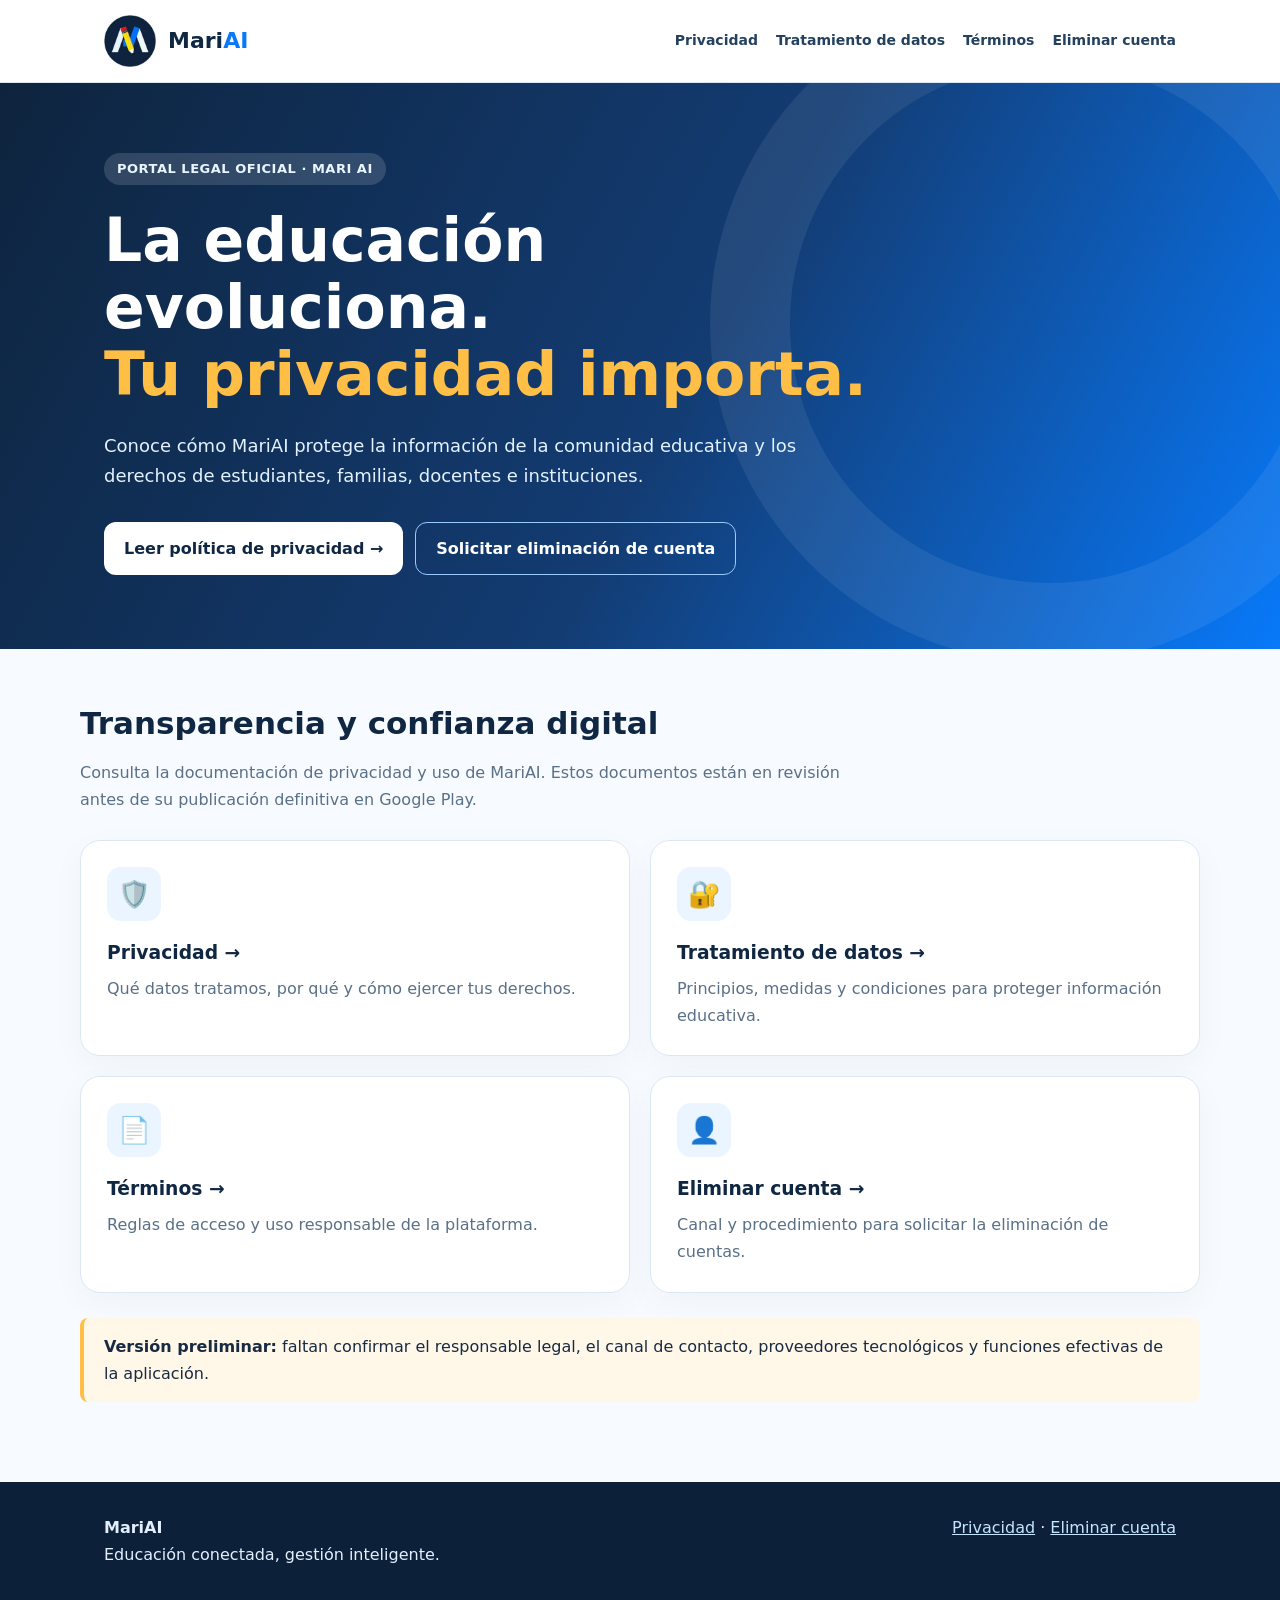
<file: index.html>
<!DOCTYPE html>
<html lang="es">
<head>
  <meta charset="UTF-8">
  <meta name="viewport" content="width=device-width, initial-scale=1">

  <meta name="theme-color" content="#102743">

  <meta name="description"
        content="Portal legal y de protección de datos de MariAI, plataforma de gestión educativa.">

  <!-- Logotipo de la pestaña -->
  <link rel="icon" href="/logo-mariai.png">

  <!-- Hoja de estilos -->
  <link rel="stylesheet" href="/style.css">

  <title>MariAI | Portal Legal</title>
</head>

<body>

  <!-- ENCABEZADO -->
  <header class="top">
    <div class="shell nav">

      <a class="brand" href="/">
        <img src="/logo-mariai.png" alt="Logo de MariAI">
        <span>Mari<span>AI</span></span>
      </a>

      <nav class="links" aria-label="Navegación principal">
        <a href="/privacidad/">Privacidad</a>
        <a href="/tratamiento-datos/">Tratamiento de datos</a>
        <a href="/terminos/">Términos</a>
        <a href="/eliminar-cuenta/">Eliminar cuenta</a>
      </nav>

    </div>
  </header>

  <!-- PORTADA -->
  <section class="hero">
    <div class="shell">

      <span class="eyebrow">
        PORTAL LEGAL OFICIAL · MARI AI
      </span>

      <h1>
        La educación evoluciona.
        <br>
        <span class="accent">
          Tu privacidad importa.
        </span>
      </h1>

      <p>
        Conoce cómo MariAI protege la información
        de la comunidad educativa y los derechos
        de estudiantes, familias, docentes e instituciones.
      </p>

      <div class="actions">

        <a class="btn light" href="/privacidad/">
          Leer política de privacidad →
        </a>

        <a class="btn outline" href="/eliminar-cuenta/">
          Solicitar eliminación de cuenta
        </a>

      </div>
    </div>
  </section>

  <!-- CONTENIDO PRINCIPAL -->
  <main class="shell section">

    <h2>Transparencia y confianza digital</h2>

    <p class="lead">
      Consulta la documentación de privacidad y uso
      de MariAI. Estos documentos están en revisión
      antes de su publicación definitiva en Google Play.
    </p>

    <div class="grid">

      <!-- PRIVACIDAD -->
      <a class="tile" href="/privacidad/">
        <div class="glyph">🛡️</div>
        <h3>Privacidad →</h3>
        <p>
          Qué datos tratamos, por qué y cómo
          ejercer tus derechos.
        </p>
      </a>

      <!-- TRATAMIENTO DE DATOS -->
      <a class="tile" href="/tratamiento-datos/">
        <div class="glyph">🔐</div>
        <h3>Tratamiento de datos →</h3>
        <p>
          Principios, medidas y condiciones
          para proteger información educativa.
        </p>
      </a>

      <!-- TÉRMINOS -->
      <a class="tile" href="/terminos/">
        <div class="glyph">📄</div>
        <h3>Términos →</h3>
        <p>
          Reglas de acceso y uso responsable
          de la plataforma.
        </p>
      </a>

      <!-- ELIMINACIÓN DE CUENTA -->
      <a class="tile" href="/eliminar-cuenta/">
        <div class="glyph">👤</div>
        <h3>Eliminar cuenta →</h3>
        <p>
          Canal y procedimiento para solicitar
          la eliminación de cuentas.
        </p>
      </a>

    </div>

    <!-- AVISO LEGAL -->
    <div class="note">
      <strong>Versión preliminar:</strong>
      faltan confirmar el responsable legal,
      el canal de contacto, proveedores tecnológicos
      y funciones efectivas de la aplicación.
    </div>

  </main>

  <!-- PIE DE PÁGINA -->
  <footer class="foot">
    <div class="shell">

      <div>
        <strong>MariAI</strong>
        <div>
          Educación conectada, gestión inteligente.
        </div>
      </div>

      <div>
        <a href="/privacidad/">Privacidad</a>
        ·
        <a href="/eliminar-cuenta/">Eliminar cuenta</a>
      </div>

    </div>
  </footer>

</body>
</html>
</file>
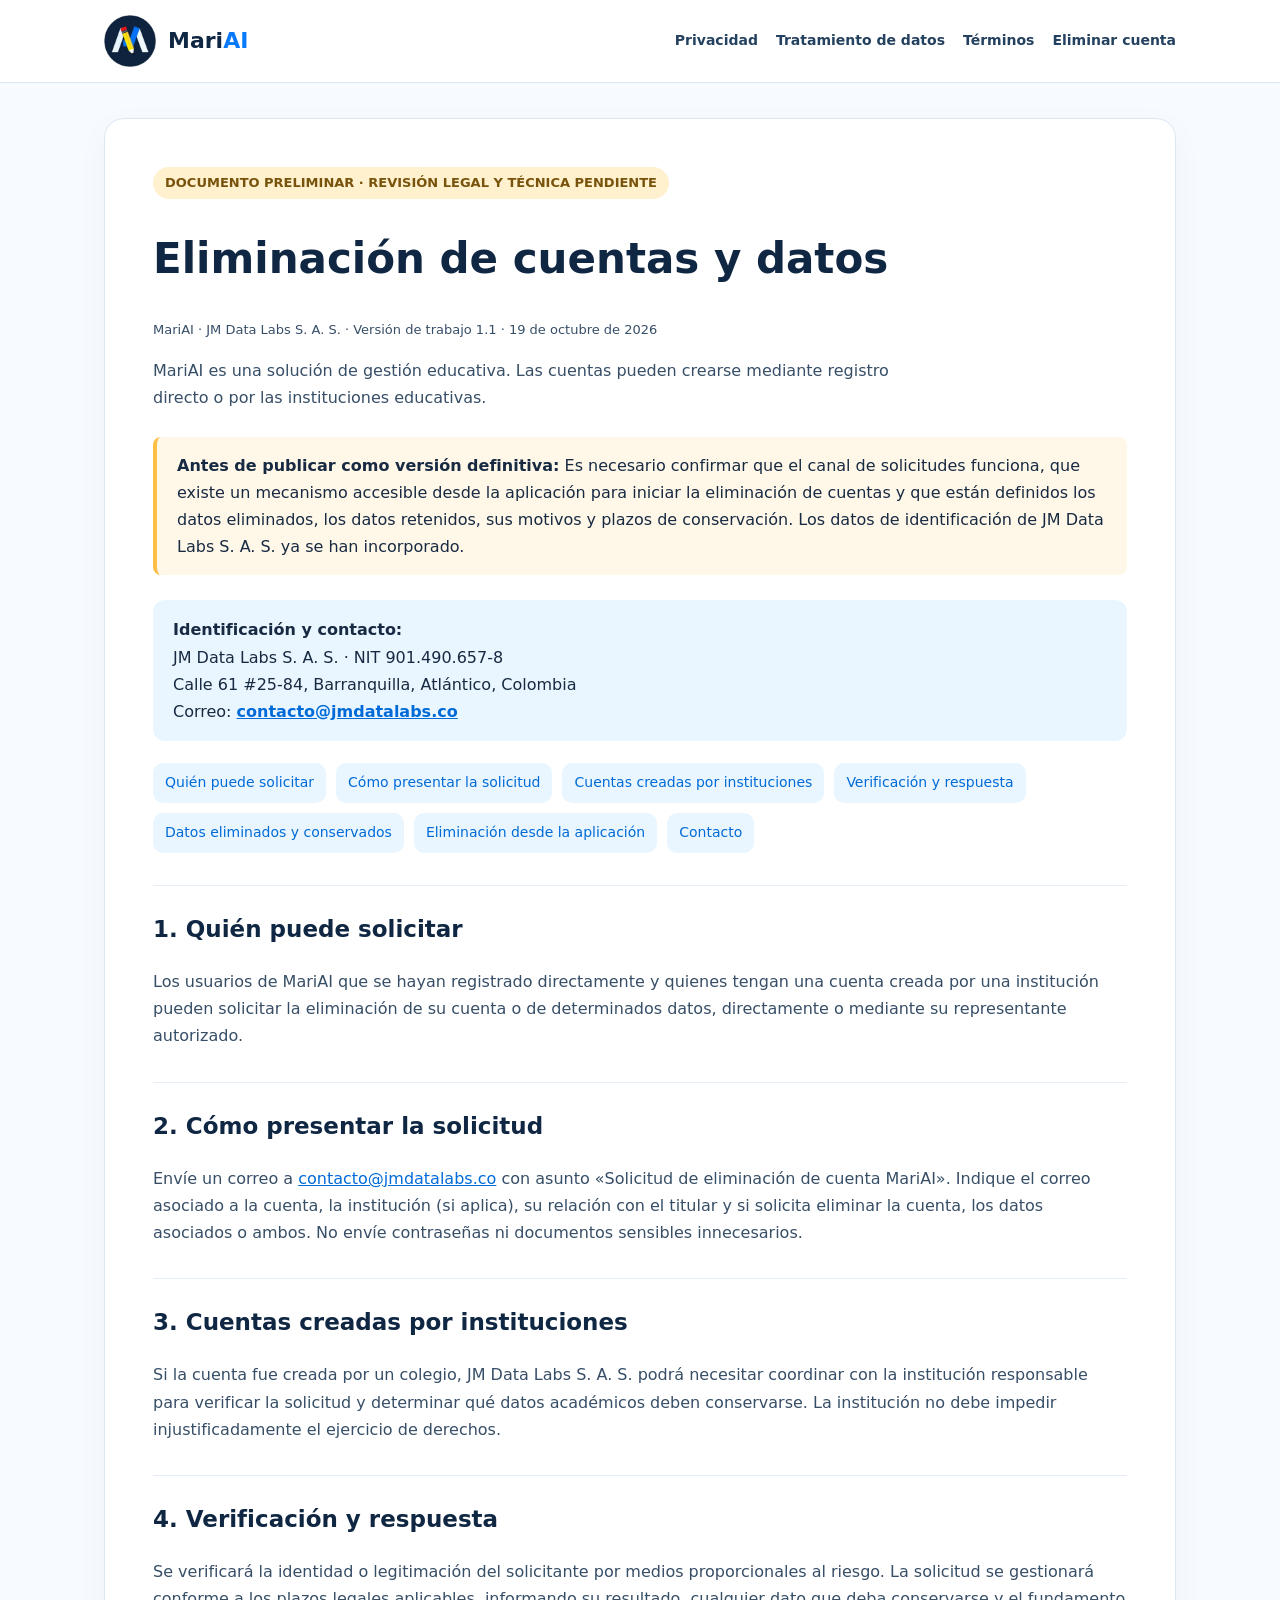
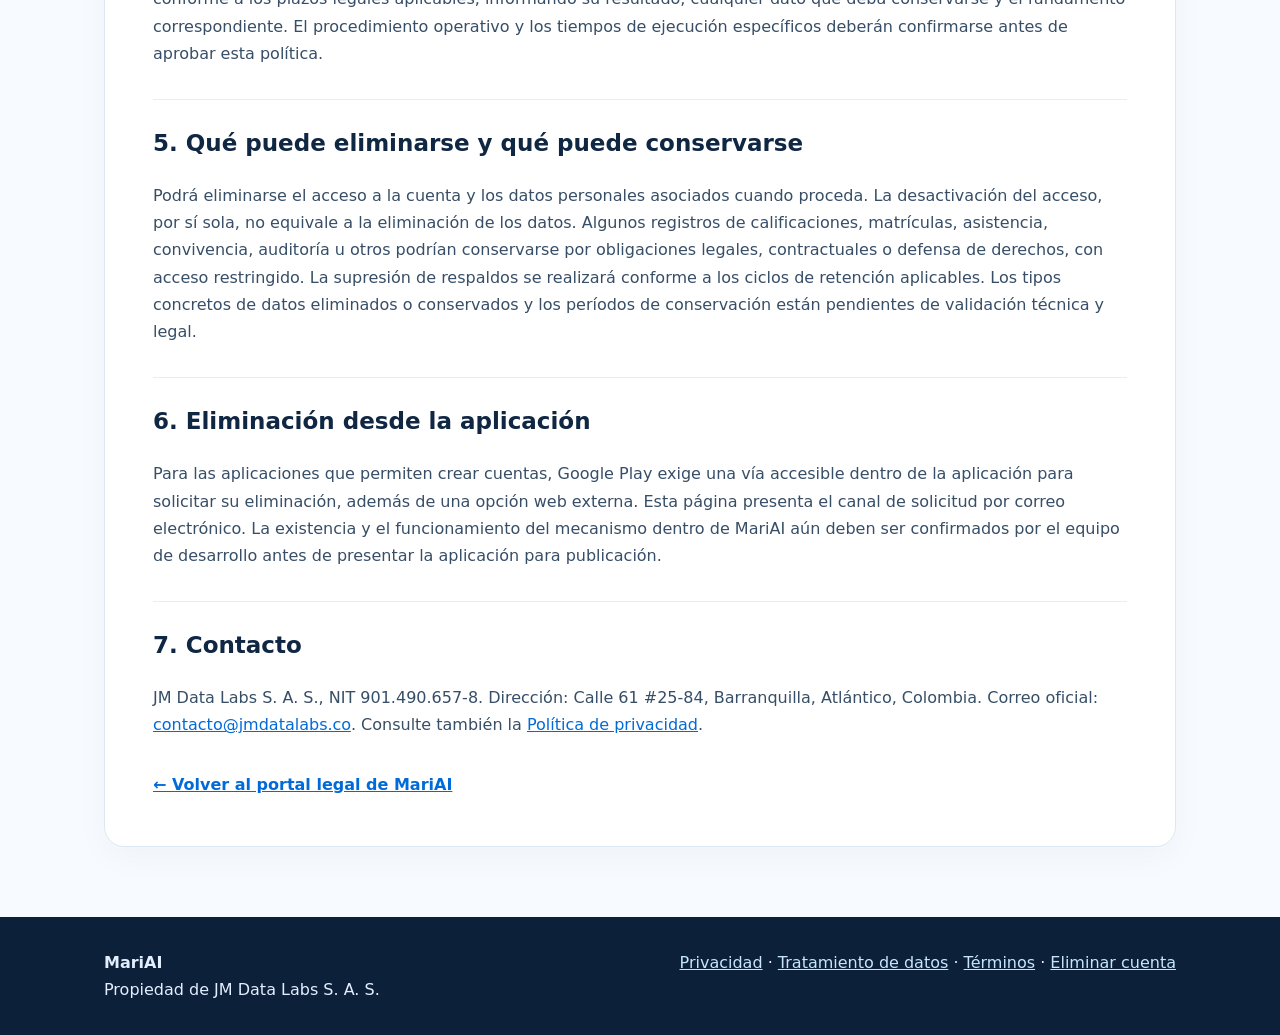
<file: eliminar-cuenta/index.html>
<!doctype html>
<html lang="es">
<head>
<meta charset="utf-8">
<meta name="viewport" content="width=device-width, initial-scale=1">
<meta name="theme-color" content="#102743">
<meta name="description" content="Solicitud de eliminación de cuentas y datos de MariAI, plataforma educativa de JM Data Labs S. A. S.">
<link rel="icon" href="/logo-mariai.png">
<link rel="stylesheet" href="/style.css">
<title>Eliminación de cuentas y datos | MariAI</title>
<style>
.legal-intro{color:#597087;max-width:790px}
.legal-list{display:flex;gap:10px;flex-wrap:wrap;margin:22px 0}
.legal-list a{font-size:14px;background:#eaf6ff;padding:8px 12px;border-radius:10px;text-decoration:none}
.paper section{scroll-margin-top:110px}
.paper h2{border-top:1px solid #e5edf6;padding-top:24px}
.paper a{overflow-wrap:anywhere}
.back{display:inline-block;margin-top:16px;font-weight:650}
.mail{background:#eaf6ff;border-radius:12px;padding:16px 20px;margin:20px 0}
.mail a{font-weight:750}
</style>
</head>
<body>
<header class="top"><div class="shell nav"><a class="brand" href="/"><img src="/logo-mariai.png" alt="Logo de MariAI"><span>Mari<span>AI</span></span></a><nav class="links" aria-label="Navegación principal"><a href="/privacidad/">Privacidad</a><a href="/tratamiento-datos/">Tratamiento de datos</a><a href="/terminos/">Términos</a><a href="/eliminar-cuenta/" aria-current="page">Eliminar cuenta</a></nav></div></header>
<main class="shell"><article class="paper">
<span class="tag">DOCUMENTO PRELIMINAR · REVISIÓN LEGAL Y TÉCNICA PENDIENTE</span>
<h1>Eliminación de cuentas y datos</h1>
<p class="small">MariAI · JM Data Labs S. A. S. · Versión de trabajo 1.1 · 19 de octubre de 2026</p>
<p class="legal-intro">MariAI es una solución de gestión educativa. Las cuentas pueden crearse mediante registro directo o por las instituciones educativas.</p>
<div class="note"><strong>Antes de publicar como versión definitiva:</strong> Es necesario confirmar que el canal de solicitudes funciona, que existe un mecanismo accesible desde la aplicación para iniciar la eliminación de cuentas y que están definidos los datos eliminados, los datos retenidos, sus motivos y plazos de conservación. Los datos de identificación de JM Data Labs S. A. S. ya se han incorporado.</div>
<div class="mail"><strong>Identificación y contacto:</strong><br>JM Data Labs S. A. S. · NIT 901.490.657-8<br>Calle 61 #25-84, Barranquilla, Atlántico, Colombia<br>Correo: <a href="mailto:contacto@jmdatalabs.co">contacto@jmdatalabs.co</a></div>
<nav class="legal-list" aria-label="Contenido de esta política"><a href="#seccion-1">Quién puede solicitar</a><a href="#seccion-2">Cómo presentar la solicitud</a><a href="#seccion-3">Cuentas creadas por instituciones</a><a href="#seccion-4">Verificación y respuesta</a><a href="#seccion-5">Datos eliminados y conservados</a><a href="#seccion-6">Eliminación desde la aplicación</a><a href="#seccion-7">Contacto</a></nav>
<section id="seccion-1"><h2>1. Quién puede solicitar</h2><p>Los usuarios de MariAI que se hayan registrado directamente y quienes tengan una cuenta creada por una institución pueden solicitar la eliminación de su cuenta o de determinados datos, directamente o mediante su representante autorizado.</p></section>
<section id="seccion-2"><h2>2. Cómo presentar la solicitud</h2><p>Envíe un correo a <a href="mailto:contacto@jmdatalabs.co?subject=Solicitud%20de%20eliminaci%C3%B3n%20de%20cuenta%20MariAI">contacto@jmdatalabs.co</a> con asunto «Solicitud de eliminación de cuenta MariAI». Indique el correo asociado a la cuenta, la institución (si aplica), su relación con el titular y si solicita eliminar la cuenta, los datos asociados o ambos. No envíe contraseñas ni documentos sensibles innecesarios.</p></section>
<section id="seccion-3"><h2>3. Cuentas creadas por instituciones</h2><p>Si la cuenta fue creada por un colegio, JM Data Labs S. A. S. podrá necesitar coordinar con la institución responsable para verificar la solicitud y determinar qué datos académicos deben conservarse. La institución no debe impedir injustificadamente el ejercicio de derechos.</p></section>
<section id="seccion-4"><h2>4. Verificación y respuesta</h2><p>Se verificará la identidad o legitimación del solicitante por medios proporcionales al riesgo. La solicitud se gestionará conforme a los plazos legales aplicables, informando su resultado, cualquier dato que deba conservarse y el fundamento correspondiente. El procedimiento operativo y los tiempos de ejecución específicos deberán confirmarse antes de aprobar esta política.</p></section>
<section id="seccion-5"><h2>5. Qué puede eliminarse y qué puede conservarse</h2><p>Podrá eliminarse el acceso a la cuenta y los datos personales asociados cuando proceda. La desactivación del acceso, por sí sola, no equivale a la eliminación de los datos. Algunos registros de calificaciones, matrículas, asistencia, convivencia, auditoría u otros podrían conservarse por obligaciones legales, contractuales o defensa de derechos, con acceso restringido. La supresión de respaldos se realizará conforme a los ciclos de retención aplicables. Los tipos concretos de datos eliminados o conservados y los períodos de conservación están pendientes de validación técnica y legal.</p></section>
<section id="seccion-6"><h2>6. Eliminación desde la aplicación</h2><p>Para las aplicaciones que permiten crear cuentas, Google Play exige una vía accesible dentro de la aplicación para solicitar su eliminación, además de una opción web externa. Esta página presenta el canal de solicitud por correo electrónico. La existencia y el funcionamiento del mecanismo dentro de MariAI aún deben ser confirmados por el equipo de desarrollo antes de presentar la aplicación para publicación.</p></section>
<section id="seccion-7"><h2>7. Contacto</h2><p>JM Data Labs S. A. S., NIT 901.490.657-8. Dirección: Calle 61 #25-84, Barranquilla, Atlántico, Colombia. Correo oficial: <a href="mailto:contacto@jmdatalabs.co">contacto@jmdatalabs.co</a>. Consulte también la <a href="/privacidad/">Política de privacidad</a>.</p></section>
<a class="back" href="/">← Volver al portal legal de MariAI</a>
</article></main>
<footer class="foot"><div class="shell"><div><strong>MariAI</strong><div>Propiedad de JM Data Labs S. A. S.</div></div><div><a href="/privacidad/">Privacidad</a> · <a href="/tratamiento-datos/">Tratamiento de datos</a> · <a href="/terminos/">Términos</a> · <a href="/eliminar-cuenta/">Eliminar cuenta</a></div></div></footer>
</body></html>
</file>
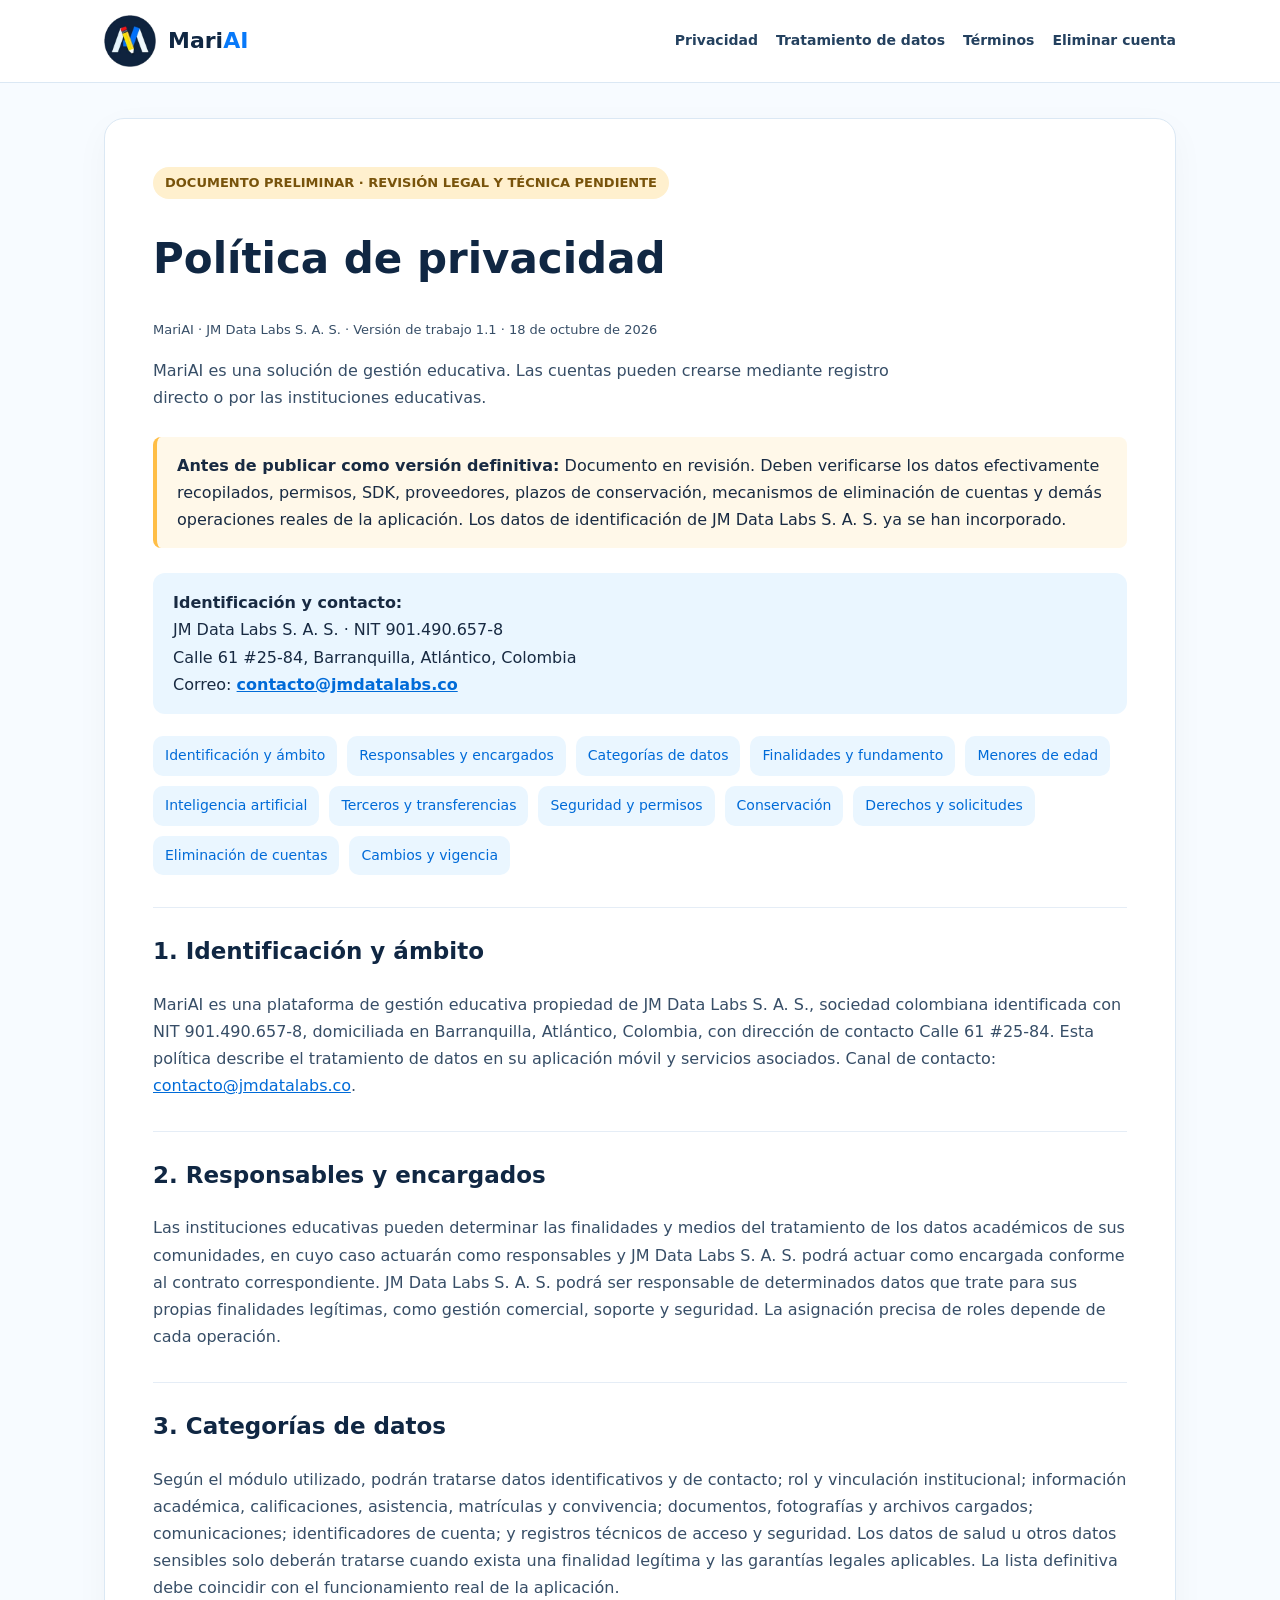
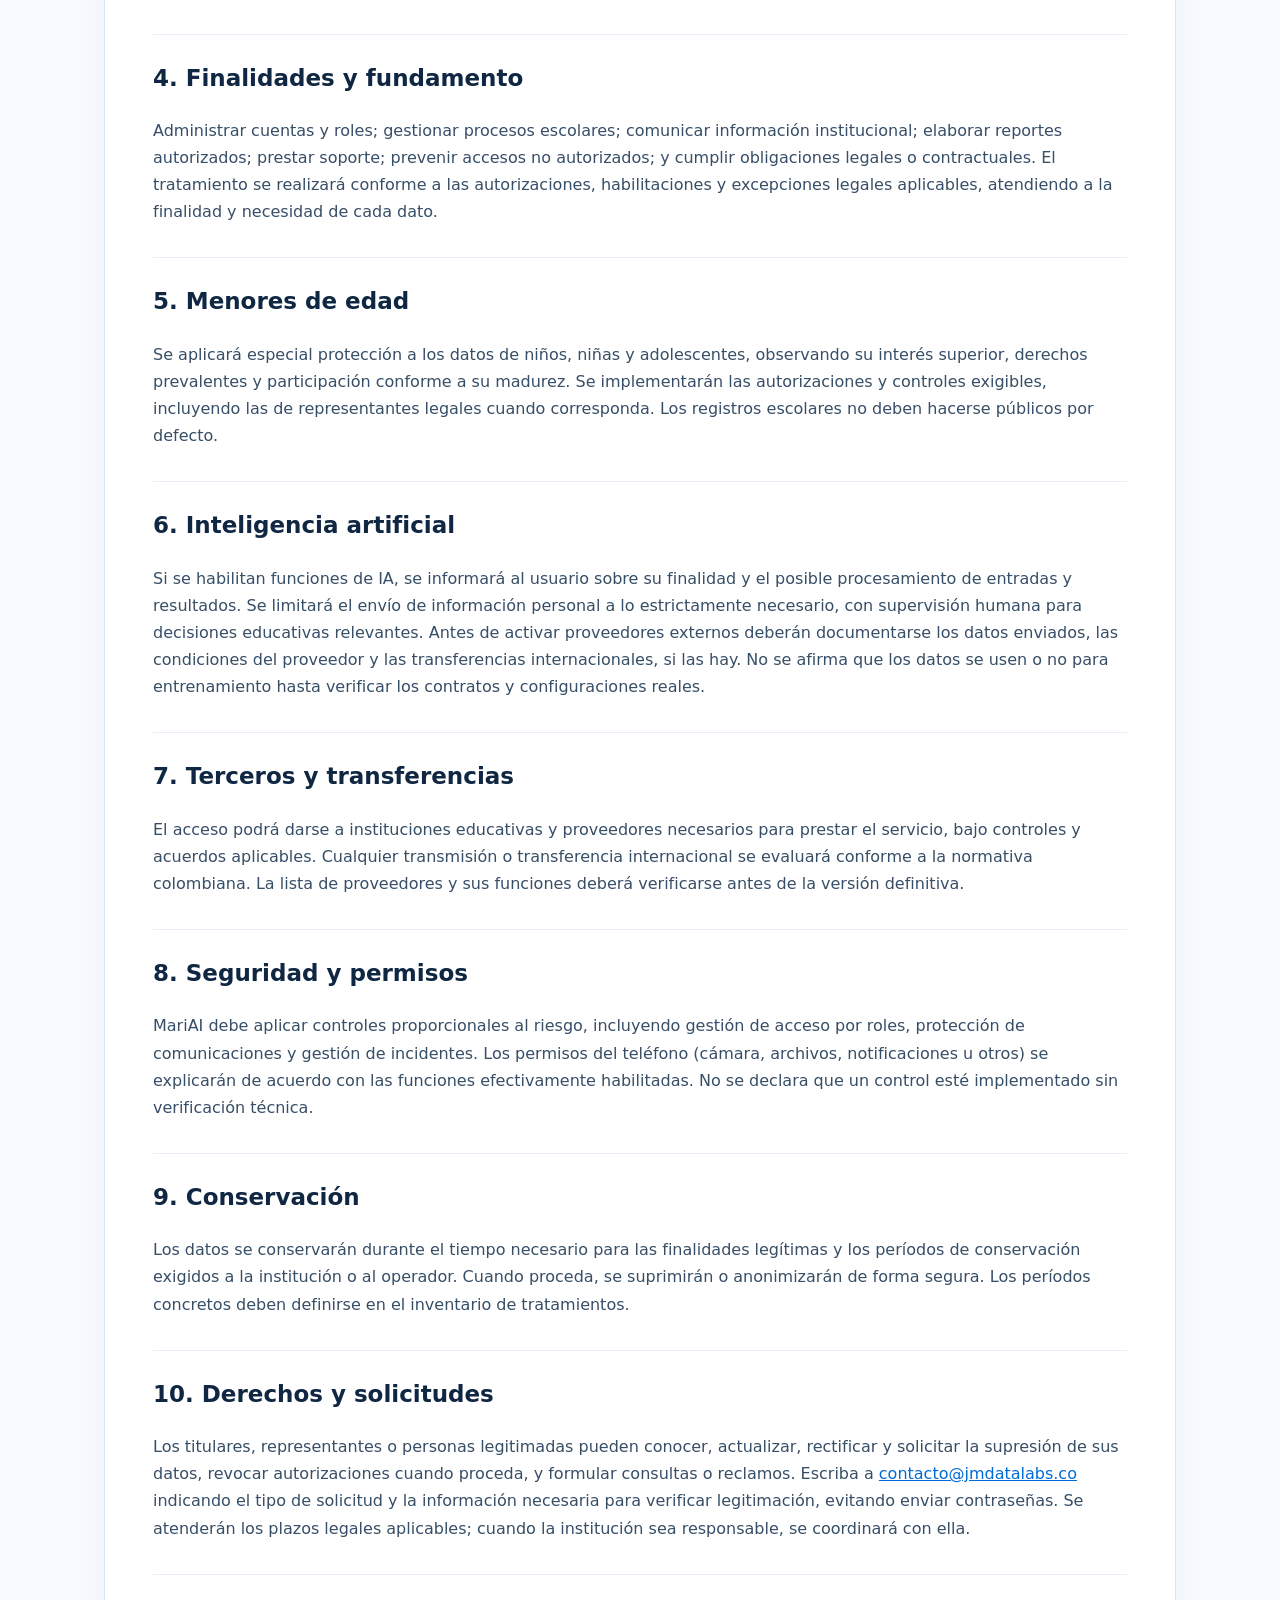
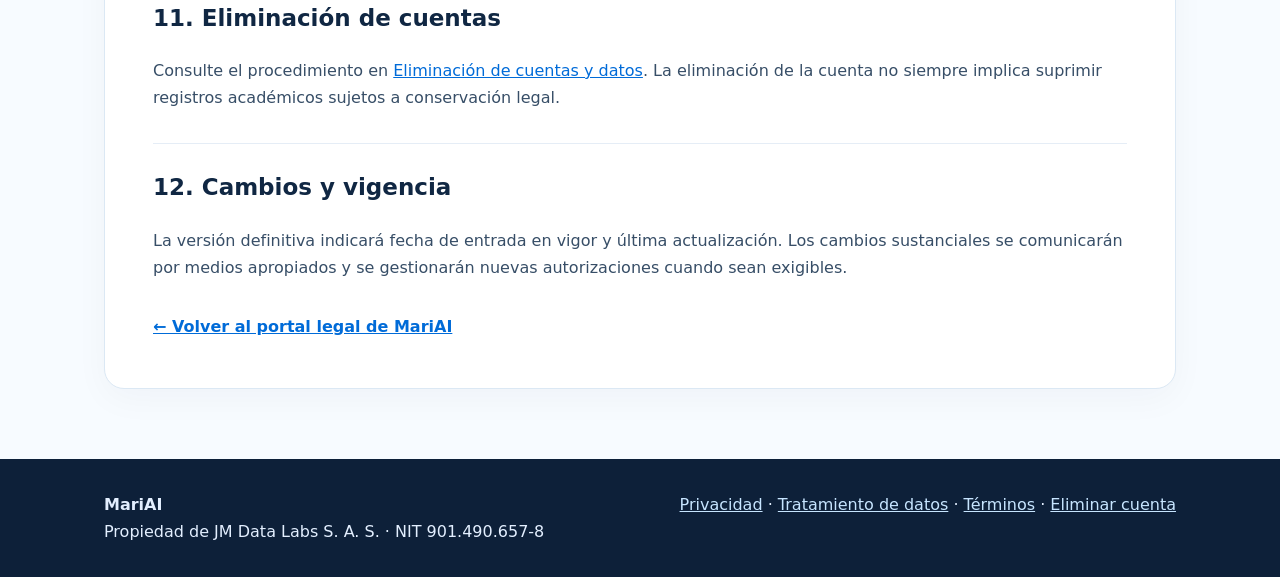
<file: privacidad/index.html>
<!doctype html>
<html lang="es">
<head>
<meta charset="utf-8">
<meta name="viewport" content="width=device-width, initial-scale=1">
<meta name="theme-color" content="#102743">
<meta name="description" content="Política de privacidad de MariAI, plataforma educativa de JM Data Labs S. A. S.">
<link rel="icon" href="/logo-mariai.png">
<link rel="stylesheet" href="/style.css">
<title>Política de privacidad | MariAI</title>
<style>
.legal-intro{color:#597087;max-width:790px}.legal-list{display:flex;gap:10px;flex-wrap:wrap;margin:22px 0}.legal-list a{font-size:14px;background:#eaf6ff;padding:8px 12px;border-radius:10px;text-decoration:none}.paper section{scroll-margin-top:110px}.paper h2{border-top:1px solid #e5edf6;padding-top:24px}.paper a{overflow-wrap:anywhere}.back{display:inline-block;margin-top:16px;font-weight:650}.mail{background:#eaf6ff;border-radius:12px;padding:16px 20px;margin:20px 0}.mail a{font-weight:750}
</style>
</head>
<body>
<header class="top"><div class="shell nav"><a class="brand" href="/"><img src="/logo-mariai.png" alt="Logo de MariAI"><span>Mari<span>AI</span></span></a><nav class="links" aria-label="Navegación principal"><a href="/privacidad/" aria-current="page">Privacidad</a><a href="/tratamiento-datos/">Tratamiento de datos</a><a href="/terminos/">Términos</a><a href="/eliminar-cuenta/">Eliminar cuenta</a></nav></div></header>
<main class="shell"><article class="paper">
<span class="tag">DOCUMENTO PRELIMINAR · REVISIÓN LEGAL Y TÉCNICA PENDIENTE</span>
<h1>Política de privacidad</h1>
<p class="small">MariAI · JM Data Labs S. A. S. · Versión de trabajo 1.1 · 18 de octubre de 2026</p>
<p class="legal-intro">MariAI es una solución de gestión educativa. Las cuentas pueden crearse mediante registro directo o por las instituciones educativas.</p>
<div class="note"><strong>Antes de publicar como versión definitiva:</strong> Documento en revisión. Deben verificarse los datos efectivamente recopilados, permisos, SDK, proveedores, plazos de conservación, mecanismos de eliminación de cuentas y demás operaciones reales de la aplicación. Los datos de identificación de JM Data Labs S. A. S. ya se han incorporado.</div>
<div class="mail"><strong>Identificación y contacto:</strong><br>JM Data Labs S. A. S. · NIT 901.490.657-8<br>Calle 61 #25-84, Barranquilla, Atlántico, Colombia<br>Correo: <a href="mailto:contacto@jmdatalabs.co">contacto@jmdatalabs.co</a></div>
<nav class="legal-list" aria-label="Contenido de esta política"><a href="#seccion-1">Identificación y ámbito</a><a href="#seccion-2">Responsables y encargados</a><a href="#seccion-3">Categorías de datos</a><a href="#seccion-4">Finalidades y fundamento</a><a href="#seccion-5">Menores de edad</a><a href="#seccion-6">Inteligencia artificial</a><a href="#seccion-7">Terceros y transferencias</a><a href="#seccion-8">Seguridad y permisos</a><a href="#seccion-9">Conservación</a><a href="#seccion-10">Derechos y solicitudes</a><a href="#seccion-11">Eliminación de cuentas</a><a href="#seccion-12">Cambios y vigencia</a></nav>
<section id="seccion-1"><h2>1. Identificación y ámbito</h2><p>MariAI es una plataforma de gestión educativa propiedad de JM Data Labs S. A. S., sociedad colombiana identificada con NIT 901.490.657-8, domiciliada en Barranquilla, Atlántico, Colombia, con dirección de contacto Calle 61 #25-84. Esta política describe el tratamiento de datos en su aplicación móvil y servicios asociados. Canal de contacto: <a href="mailto:contacto@jmdatalabs.co">contacto@jmdatalabs.co</a>.</p></section>
<section id="seccion-2"><h2>2. Responsables y encargados</h2><p>Las instituciones educativas pueden determinar las finalidades y medios del tratamiento de los datos académicos de sus comunidades, en cuyo caso actuarán como responsables y JM Data Labs S. A. S. podrá actuar como encargada conforme al contrato correspondiente. JM Data Labs S. A. S. podrá ser responsable de determinados datos que trate para sus propias finalidades legítimas, como gestión comercial, soporte y seguridad. La asignación precisa de roles depende de cada operación.</p></section>
<section id="seccion-3"><h2>3. Categorías de datos</h2><p>Según el módulo utilizado, podrán tratarse datos identificativos y de contacto; rol y vinculación institucional; información académica, calificaciones, asistencia, matrículas y convivencia; documentos, fotografías y archivos cargados; comunicaciones; identificadores de cuenta; y registros técnicos de acceso y seguridad. Los datos de salud u otros datos sensibles solo deberán tratarse cuando exista una finalidad legítima y las garantías legales aplicables. La lista definitiva debe coincidir con el funcionamiento real de la aplicación.</p></section>
<section id="seccion-4"><h2>4. Finalidades y fundamento</h2><p>Administrar cuentas y roles; gestionar procesos escolares; comunicar información institucional; elaborar reportes autorizados; prestar soporte; prevenir accesos no autorizados; y cumplir obligaciones legales o contractuales. El tratamiento se realizará conforme a las autorizaciones, habilitaciones y excepciones legales aplicables, atendiendo a la finalidad y necesidad de cada dato.</p></section>
<section id="seccion-5"><h2>5. Menores de edad</h2><p>Se aplicará especial protección a los datos de niños, niñas y adolescentes, observando su interés superior, derechos prevalentes y participación conforme a su madurez. Se implementarán las autorizaciones y controles exigibles, incluyendo las de representantes legales cuando corresponda. Los registros escolares no deben hacerse públicos por defecto.</p></section>
<section id="seccion-6"><h2>6. Inteligencia artificial</h2><p>Si se habilitan funciones de IA, se informará al usuario sobre su finalidad y el posible procesamiento de entradas y resultados. Se limitará el envío de información personal a lo estrictamente necesario, con supervisión humana para decisiones educativas relevantes. Antes de activar proveedores externos deberán documentarse los datos enviados, las condiciones del proveedor y las transferencias internacionales, si las hay. No se afirma que los datos se usen o no para entrenamiento hasta verificar los contratos y configuraciones reales.</p></section>
<section id="seccion-7"><h2>7. Terceros y transferencias</h2><p>El acceso podrá darse a instituciones educativas y proveedores necesarios para prestar el servicio, bajo controles y acuerdos aplicables. Cualquier transmisión o transferencia internacional se evaluará conforme a la normativa colombiana. La lista de proveedores y sus funciones deberá verificarse antes de la versión definitiva.</p></section>
<section id="seccion-8"><h2>8. Seguridad y permisos</h2><p>MariAI debe aplicar controles proporcionales al riesgo, incluyendo gestión de acceso por roles, protección de comunicaciones y gestión de incidentes. Los permisos del teléfono (cámara, archivos, notificaciones u otros) se explicarán de acuerdo con las funciones efectivamente habilitadas. No se declara que un control esté implementado sin verificación técnica.</p></section>
<section id="seccion-9"><h2>9. Conservación</h2><p>Los datos se conservarán durante el tiempo necesario para las finalidades legítimas y los períodos de conservación exigidos a la institución o al operador. Cuando proceda, se suprimirán o anonimizarán de forma segura. Los períodos concretos deben definirse en el inventario de tratamientos.</p></section>
<section id="seccion-10"><h2>10. Derechos y solicitudes</h2><p>Los titulares, representantes o personas legitimadas pueden conocer, actualizar, rectificar y solicitar la supresión de sus datos, revocar autorizaciones cuando proceda, y formular consultas o reclamos. Escriba a <a href="mailto:contacto@jmdatalabs.co">contacto@jmdatalabs.co</a> indicando el tipo de solicitud y la información necesaria para verificar legitimación, evitando enviar contraseñas. Se atenderán los plazos legales aplicables; cuando la institución sea responsable, se coordinará con ella.</p></section>
<section id="seccion-11"><h2>11. Eliminación de cuentas</h2><p>Consulte el procedimiento en <a href="/eliminar-cuenta/">Eliminación de cuentas y datos</a>. La eliminación de la cuenta no siempre implica suprimir registros académicos sujetos a conservación legal.</p></section>
<section id="seccion-12"><h2>12. Cambios y vigencia</h2><p>La versión definitiva indicará fecha de entrada en vigor y última actualización. Los cambios sustanciales se comunicarán por medios apropiados y se gestionarán nuevas autorizaciones cuando sean exigibles.</p></section>
<a class="back" href="/">← Volver al portal legal de MariAI</a>
</article></main>
<footer class="foot"><div class="shell"><div><strong>MariAI</strong><div>Propiedad de JM Data Labs S. A. S. · NIT 901.490.657-8</div></div><div><a href="/privacidad/">Privacidad</a> · <a href="/tratamiento-datos/">Tratamiento de datos</a> · <a href="/terminos/">Términos</a> · <a href="/eliminar-cuenta/">Eliminar cuenta</a></div></div></footer>
</body></html>
</file>
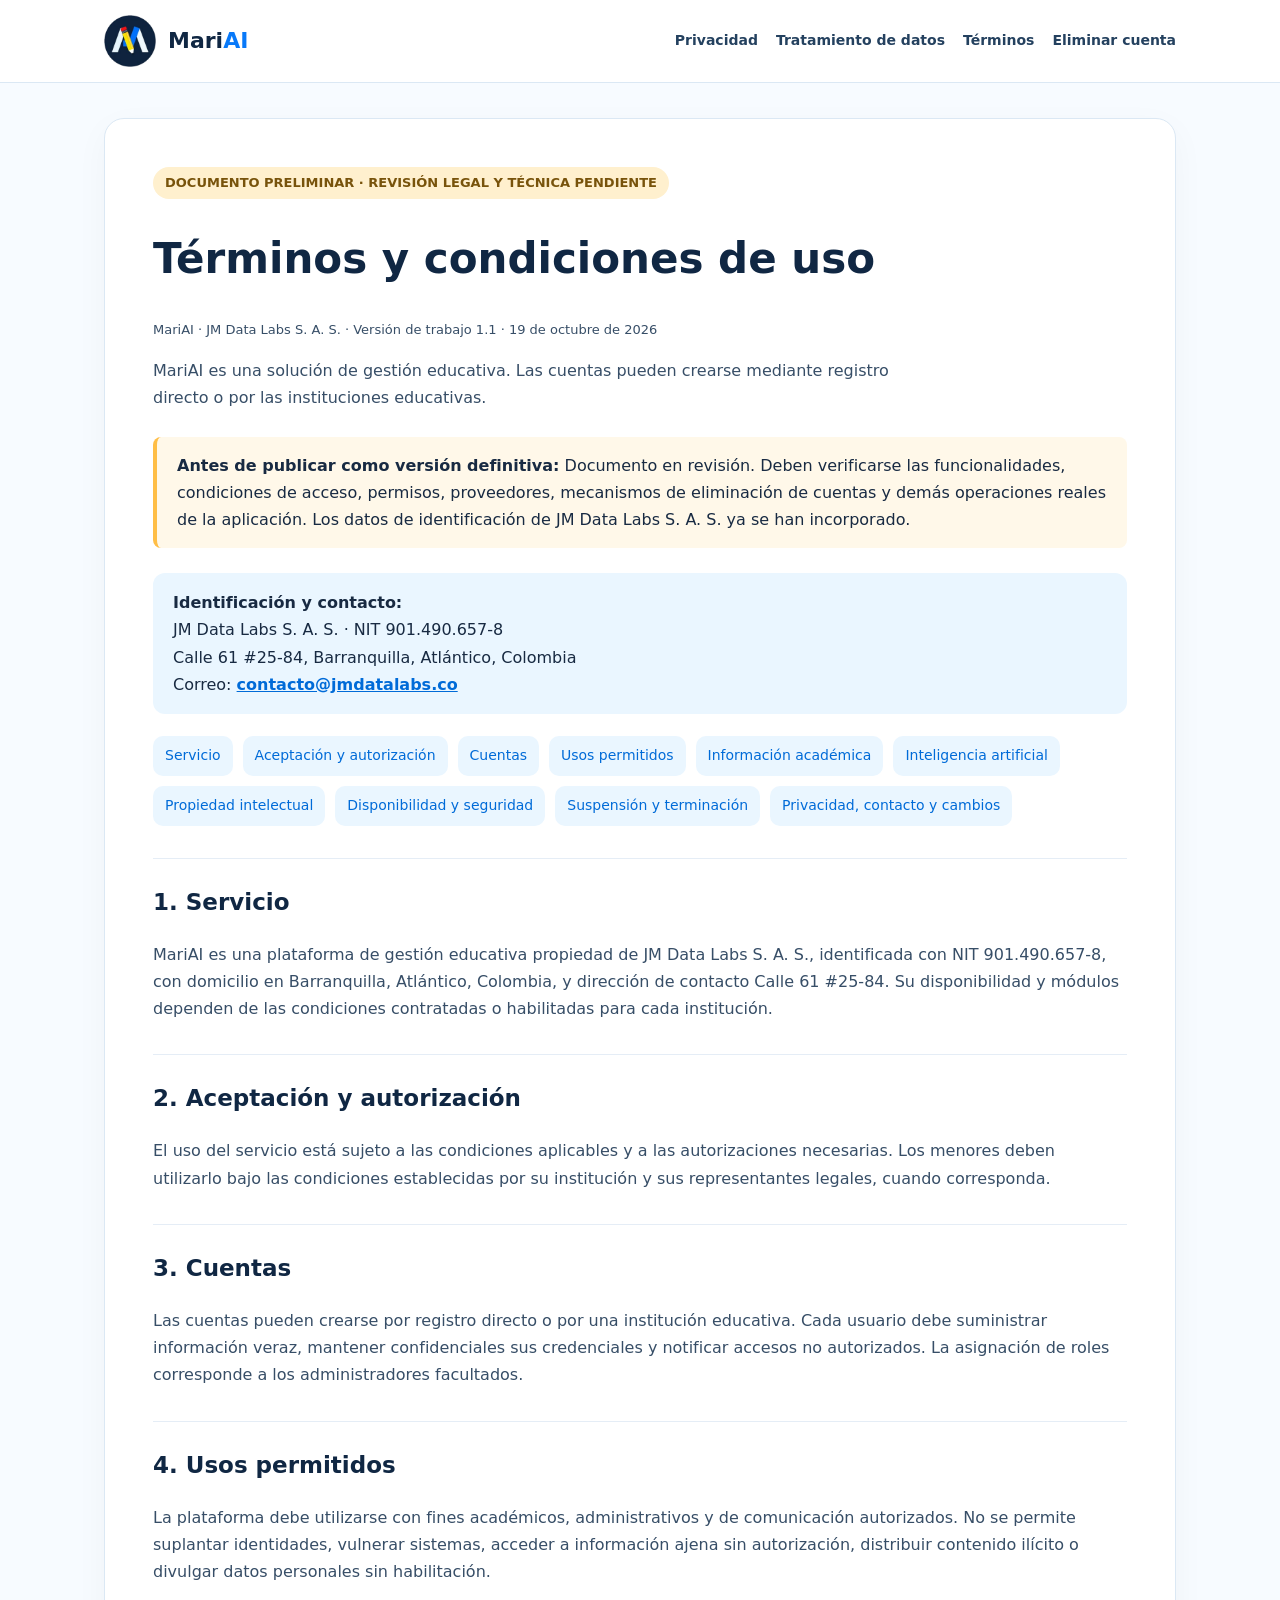
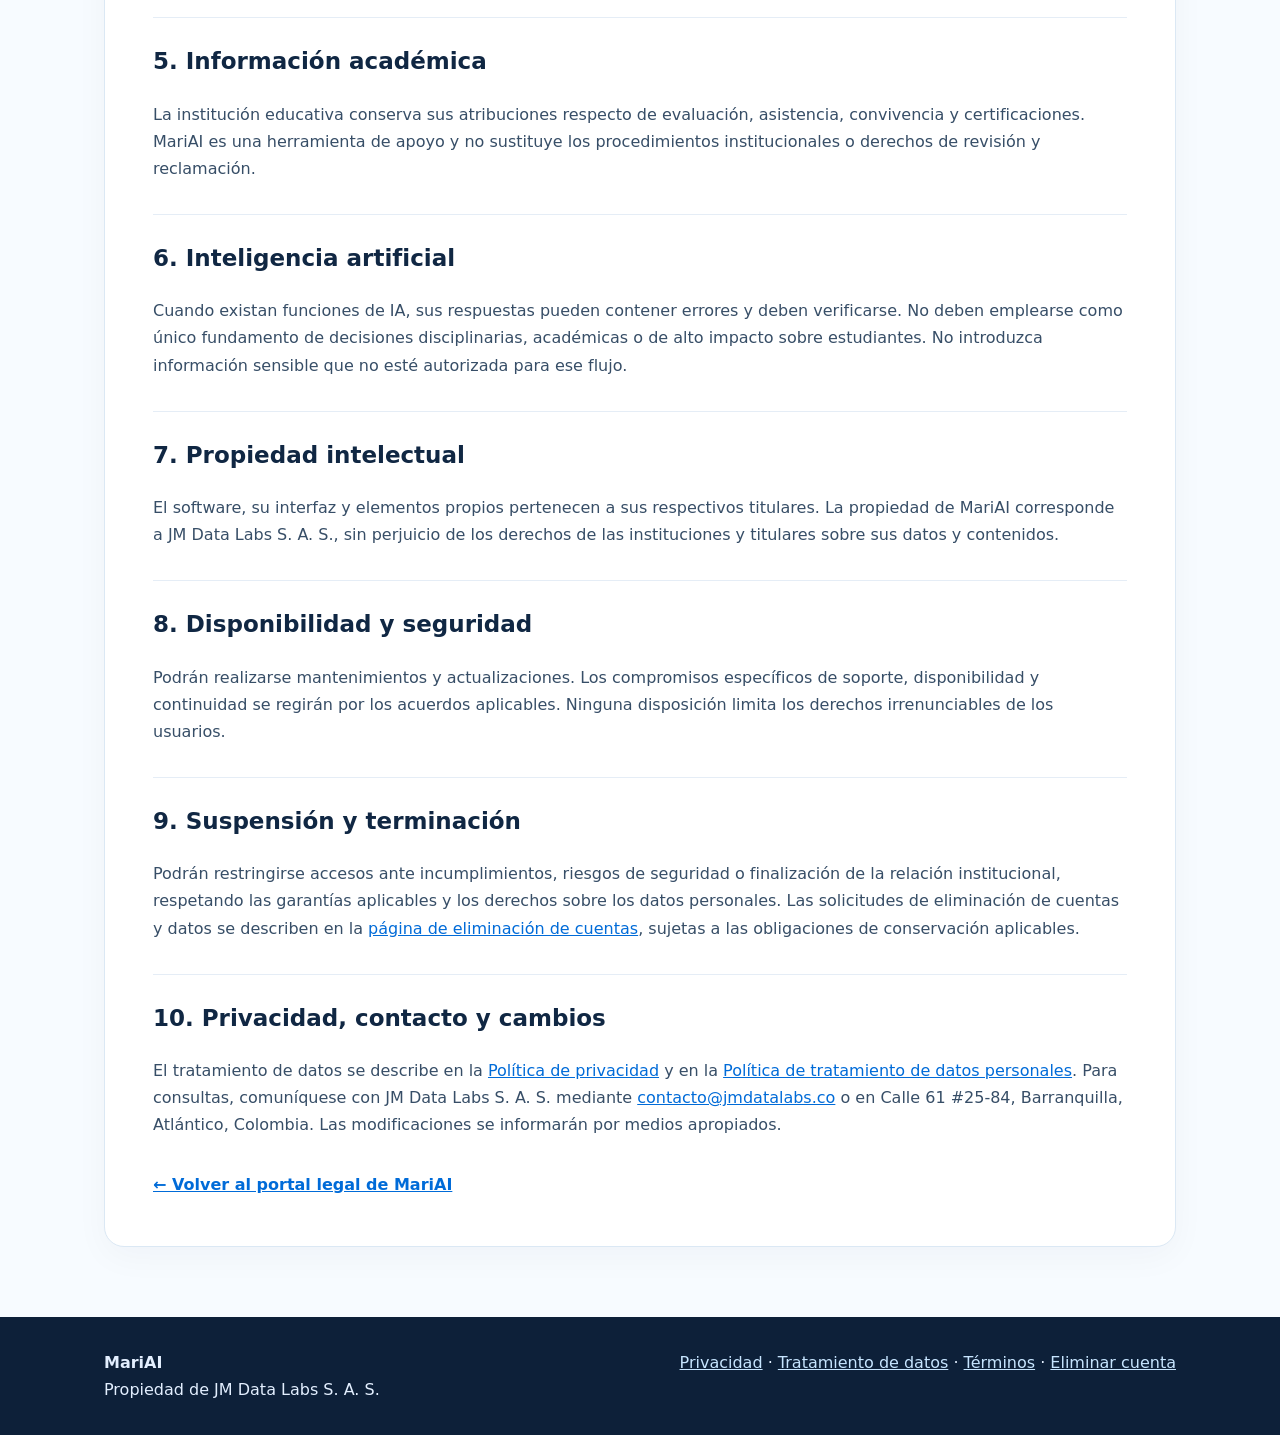
<file: terminos/index.html>
<!doctype html>
<html lang="es">
<head>
<meta charset="utf-8">
<meta name="viewport" content="width=device-width, initial-scale=1">
<meta name="theme-color" content="#102743">
<meta name="description" content="Términos y condiciones de uso de MariAI, plataforma educativa de JM Data Labs S. A. S.">
<link rel="icon" href="/logo-mariai.png">
<link rel="stylesheet" href="/style.css">
<title>Términos y condiciones de uso | MariAI</title>
<style>
.legal-intro{color:#597087;max-width:790px}
.legal-list{display:flex;gap:10px;flex-wrap:wrap;margin:22px 0}
.legal-list a{font-size:14px;background:#eaf6ff;padding:8px 12px;border-radius:10px;text-decoration:none}
.paper section{scroll-margin-top:110px}
.paper h2{border-top:1px solid #e5edf6;padding-top:24px}
.paper a{overflow-wrap:anywhere}
.back{display:inline-block;margin-top:16px;font-weight:650}
.mail{background:#eaf6ff;border-radius:12px;padding:16px 20px;margin:20px 0}
.mail a{font-weight:750}
</style>
</head>
<body>
<header class="top"><div class="shell nav"><a class="brand" href="/"><img src="/logo-mariai.png" alt="Logo de MariAI"><span>Mari<span>AI</span></span></a><nav class="links" aria-label="Navegación principal"><a href="/privacidad/">Privacidad</a><a href="/tratamiento-datos/">Tratamiento de datos</a><a href="/terminos/" aria-current="page">Términos</a><a href="/eliminar-cuenta/">Eliminar cuenta</a></nav></div></header>
<main class="shell"><article class="paper">
<span class="tag">DOCUMENTO PRELIMINAR · REVISIÓN LEGAL Y TÉCNICA PENDIENTE</span>
<h1>Términos y condiciones de uso</h1>
<p class="small">MariAI · JM Data Labs S. A. S. · Versión de trabajo 1.1 · 19 de octubre de 2026</p>
<p class="legal-intro">MariAI es una solución de gestión educativa. Las cuentas pueden crearse mediante registro directo o por las instituciones educativas.</p>
<div class="note"><strong>Antes de publicar como versión definitiva:</strong> Documento en revisión. Deben verificarse las funcionalidades, condiciones de acceso, permisos, proveedores, mecanismos de eliminación de cuentas y demás operaciones reales de la aplicación. Los datos de identificación de JM Data Labs S. A. S. ya se han incorporado.</div>
<div class="mail"><strong>Identificación y contacto:</strong><br>JM Data Labs S. A. S. · NIT 901.490.657-8<br>Calle 61 #25-84, Barranquilla, Atlántico, Colombia<br>Correo: <a href="mailto:contacto@jmdatalabs.co">contacto@jmdatalabs.co</a></div>
<nav class="legal-list" aria-label="Contenido de estos términos"><a href="#seccion-1">Servicio</a><a href="#seccion-2">Aceptación y autorización</a><a href="#seccion-3">Cuentas</a><a href="#seccion-4">Usos permitidos</a><a href="#seccion-5">Información académica</a><a href="#seccion-6">Inteligencia artificial</a><a href="#seccion-7">Propiedad intelectual</a><a href="#seccion-8">Disponibilidad y seguridad</a><a href="#seccion-9">Suspensión y terminación</a><a href="#seccion-10">Privacidad, contacto y cambios</a></nav>
<section id="seccion-1"><h2>1. Servicio</h2><p>MariAI es una plataforma de gestión educativa propiedad de JM Data Labs S. A. S., identificada con NIT 901.490.657-8, con domicilio en Barranquilla, Atlántico, Colombia, y dirección de contacto Calle 61 #25-84. Su disponibilidad y módulos dependen de las condiciones contratadas o habilitadas para cada institución.</p></section>
<section id="seccion-2"><h2>2. Aceptación y autorización</h2><p>El uso del servicio está sujeto a las condiciones aplicables y a las autorizaciones necesarias. Los menores deben utilizarlo bajo las condiciones establecidas por su institución y sus representantes legales, cuando corresponda.</p></section>
<section id="seccion-3"><h2>3. Cuentas</h2><p>Las cuentas pueden crearse por registro directo o por una institución educativa. Cada usuario debe suministrar información veraz, mantener confidenciales sus credenciales y notificar accesos no autorizados. La asignación de roles corresponde a los administradores facultados.</p></section>
<section id="seccion-4"><h2>4. Usos permitidos</h2><p>La plataforma debe utilizarse con fines académicos, administrativos y de comunicación autorizados. No se permite suplantar identidades, vulnerar sistemas, acceder a información ajena sin autorización, distribuir contenido ilícito o divulgar datos personales sin habilitación.</p></section>
<section id="seccion-5"><h2>5. Información académica</h2><p>La institución educativa conserva sus atribuciones respecto de evaluación, asistencia, convivencia y certificaciones. MariAI es una herramienta de apoyo y no sustituye los procedimientos institucionales o derechos de revisión y reclamación.</p></section>
<section id="seccion-6"><h2>6. Inteligencia artificial</h2><p>Cuando existan funciones de IA, sus respuestas pueden contener errores y deben verificarse. No deben emplearse como único fundamento de decisiones disciplinarias, académicas o de alto impacto sobre estudiantes. No introduzca información sensible que no esté autorizada para ese flujo.</p></section>
<section id="seccion-7"><h2>7. Propiedad intelectual</h2><p>El software, su interfaz y elementos propios pertenecen a sus respectivos titulares. La propiedad de MariAI corresponde a JM Data Labs S. A. S., sin perjuicio de los derechos de las instituciones y titulares sobre sus datos y contenidos.</p></section>
<section id="seccion-8"><h2>8. Disponibilidad y seguridad</h2><p>Podrán realizarse mantenimientos y actualizaciones. Los compromisos específicos de soporte, disponibilidad y continuidad se regirán por los acuerdos aplicables. Ninguna disposición limita los derechos irrenunciables de los usuarios.</p></section>
<section id="seccion-9"><h2>9. Suspensión y terminación</h2><p>Podrán restringirse accesos ante incumplimientos, riesgos de seguridad o finalización de la relación institucional, respetando las garantías aplicables y los derechos sobre los datos personales. Las solicitudes de eliminación de cuentas y datos se describen en la <a href="/eliminar-cuenta/">página de eliminación de cuentas</a>, sujetas a las obligaciones de conservación aplicables.</p></section>
<section id="seccion-10"><h2>10. Privacidad, contacto y cambios</h2><p>El tratamiento de datos se describe en la <a href="/privacidad/">Política de privacidad</a> y en la <a href="/tratamiento-datos/">Política de tratamiento de datos personales</a>. Para consultas, comuníquese con JM Data Labs S. A. S. mediante <a href="mailto:contacto@jmdatalabs.co">contacto@jmdatalabs.co</a> o en Calle 61 #25-84, Barranquilla, Atlántico, Colombia. Las modificaciones se informarán por medios apropiados.</p></section>
<a class="back" href="/">← Volver al portal legal de MariAI</a>
</article></main>
<footer class="foot"><div class="shell"><div><strong>MariAI</strong><div>Propiedad de JM Data Labs S. A. S.</div></div><div><a href="/privacidad/">Privacidad</a> · <a href="/tratamiento-datos/">Tratamiento de datos</a> · <a href="/terminos/">Términos</a> · <a href="/eliminar-cuenta/">Eliminar cuenta</a></div></div></footer>
</body></html>
</file>
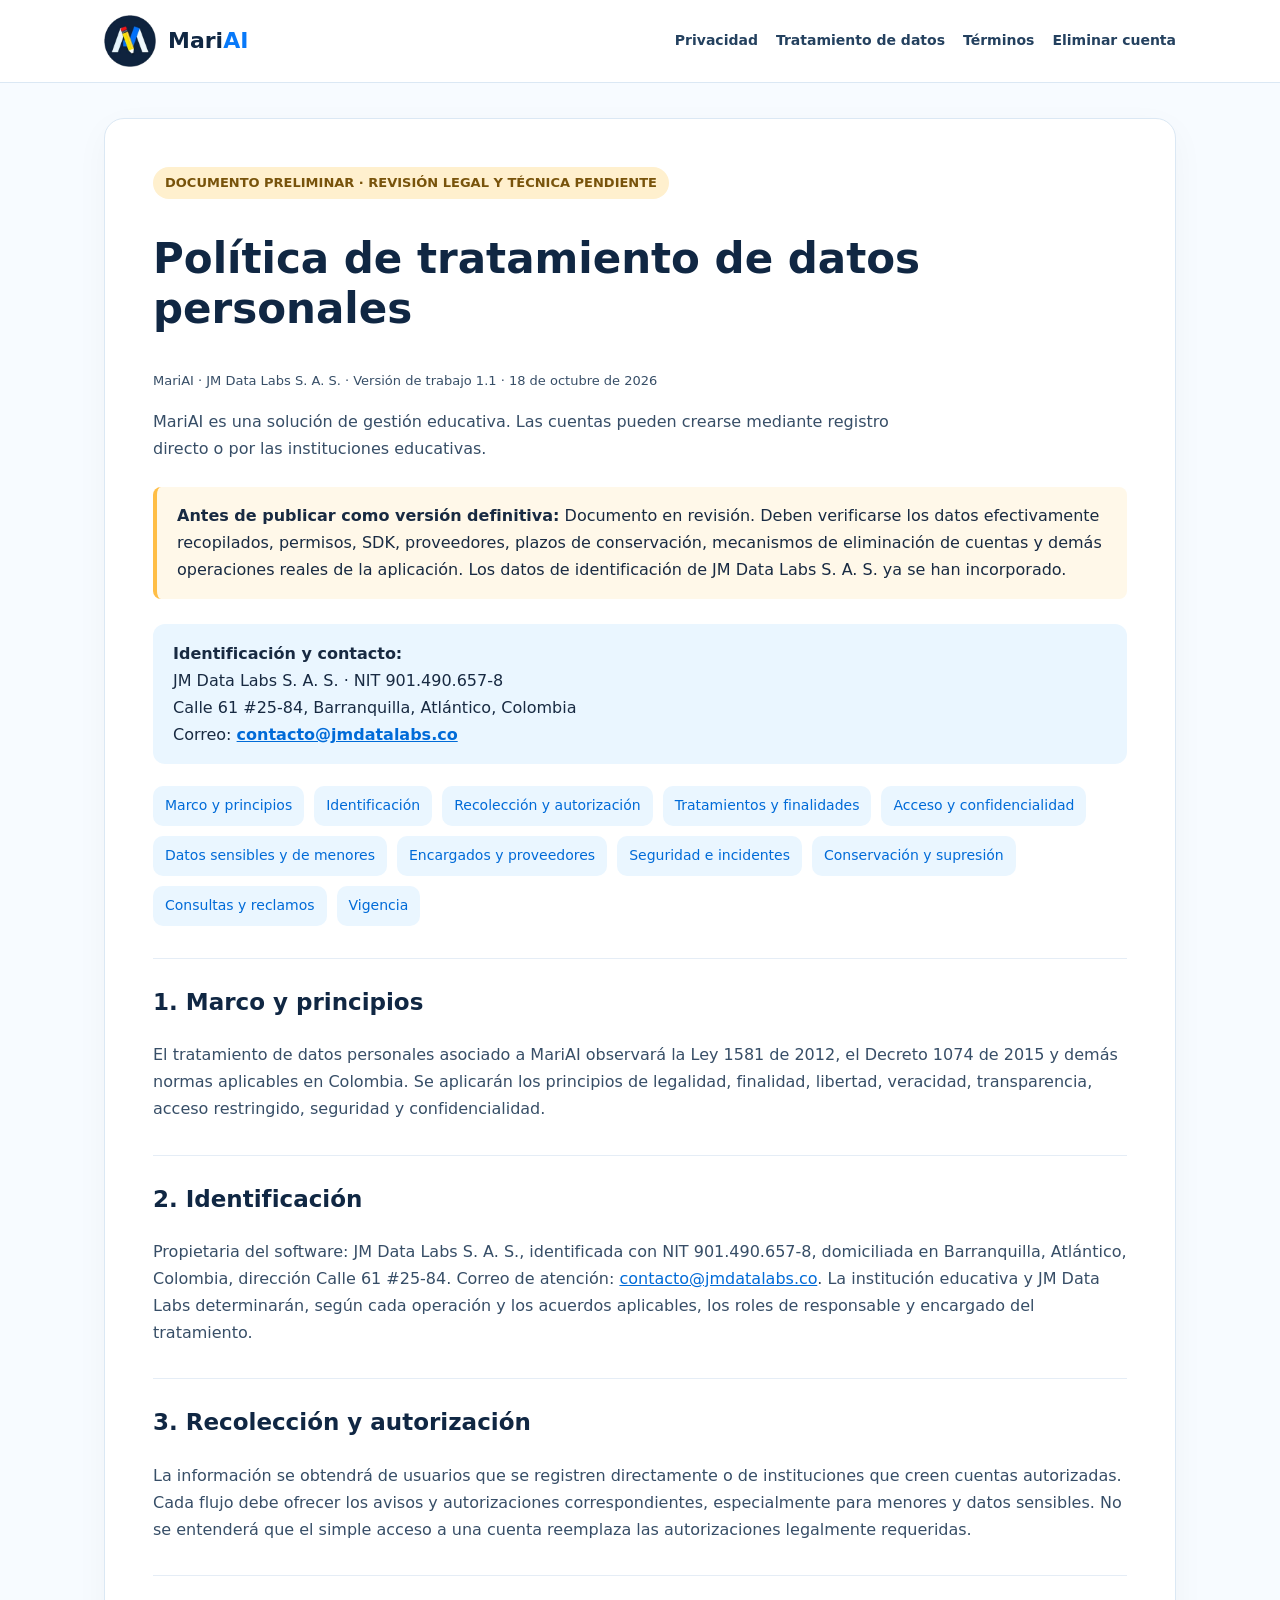
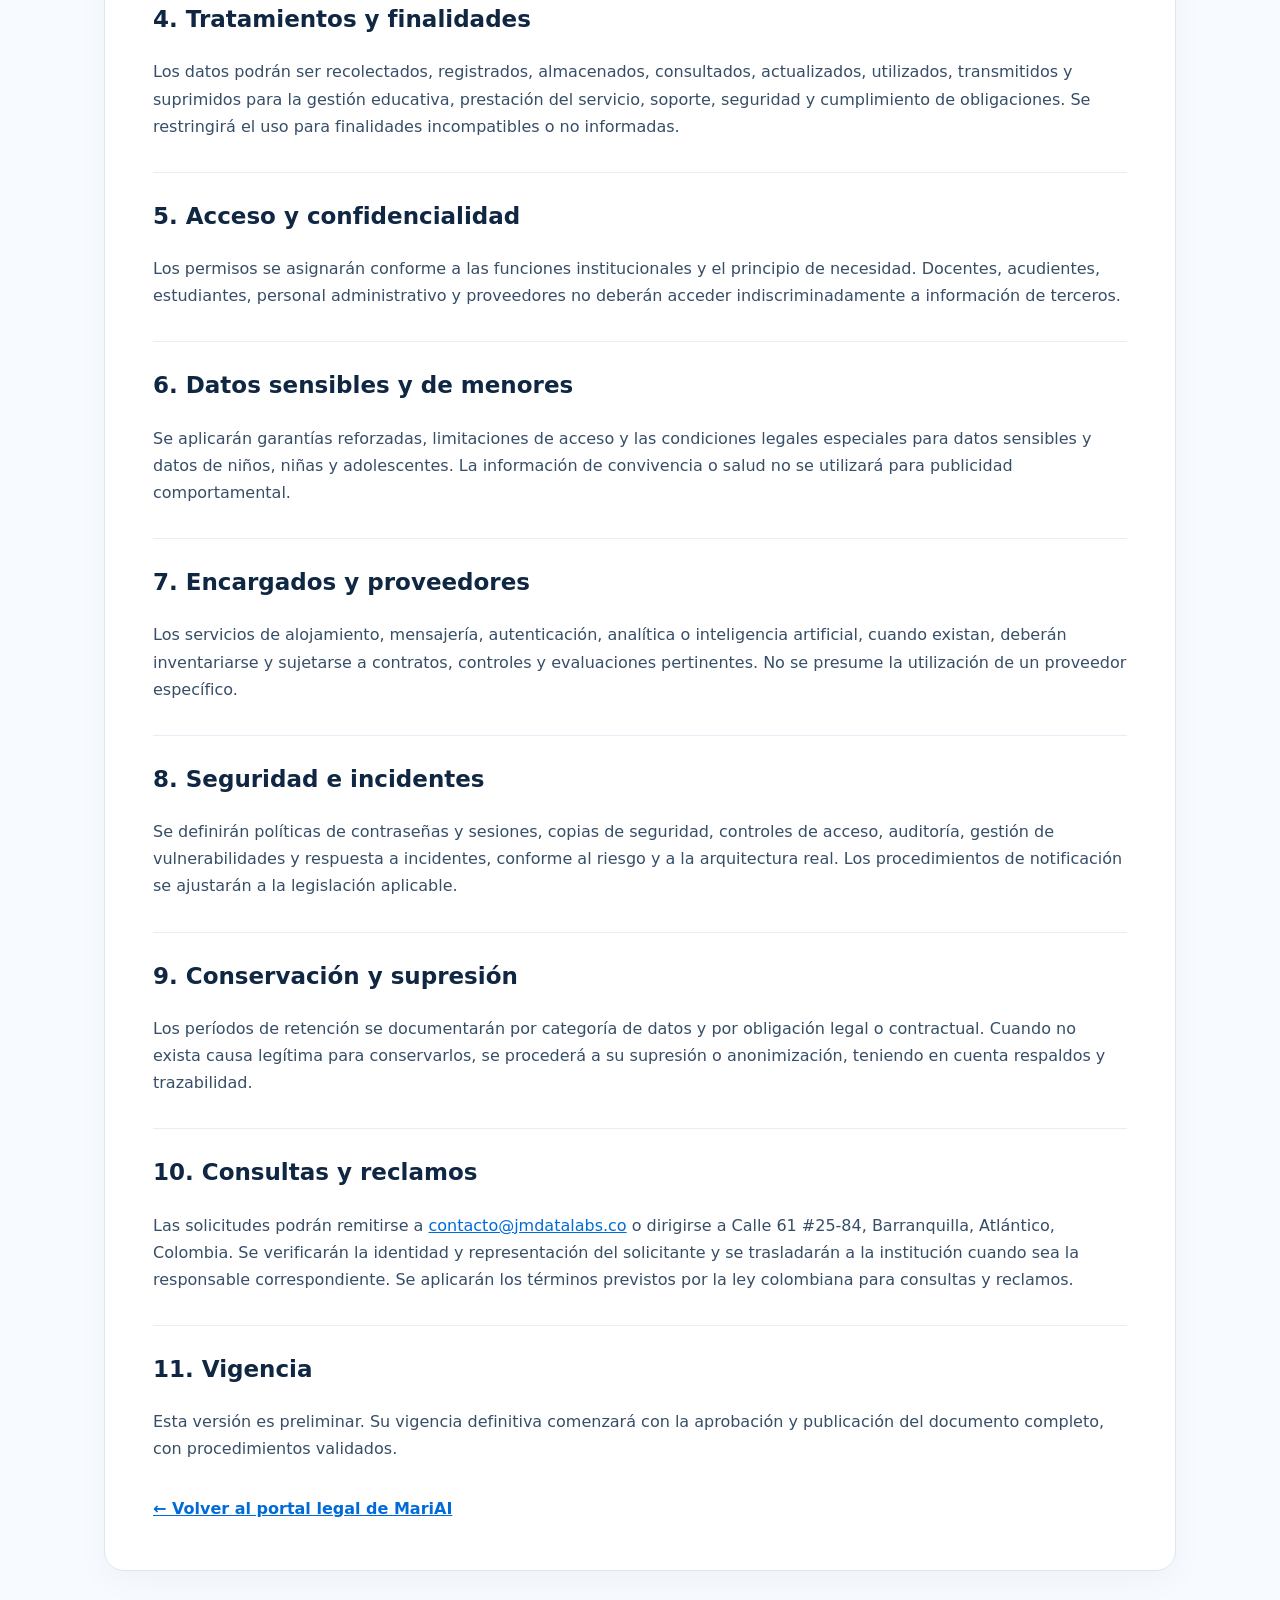
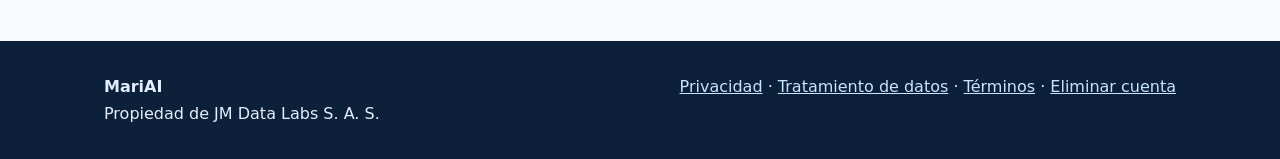
<file: tratamiento-datos/index.html>
<!doctype html>
<html lang="es">
<head>
<meta charset="utf-8">
<meta name="viewport" content="width=device-width, initial-scale=1">
<meta name="theme-color" content="#102743">
<meta name="description" content="Política de tratamiento de datos personales de MariAI, plataforma educativa de JM Data Labs S. A. S.">
<link rel="icon" href="/logo-mariai.png">
<link rel="stylesheet" href="/style.css">
<title>Política de tratamiento de datos personales | MariAI</title>
<style>
.legal-intro{color:#597087;max-width:790px}
.legal-list{display:flex;gap:10px;flex-wrap:wrap;margin:22px 0}
.legal-list a{font-size:14px;background:#eaf6ff;padding:8px 12px;border-radius:10px;text-decoration:none}
.paper section{scroll-margin-top:110px}
.paper h2{border-top:1px solid #e5edf6;padding-top:24px}
.paper a{overflow-wrap:anywhere}
.back{display:inline-block;margin-top:16px;font-weight:650}
.mail{background:#eaf6ff;border-radius:12px;padding:16px 20px;margin:20px 0}
.mail a{font-weight:750}
</style>
</head>
<body>
<header class="top"><div class="shell nav"><a class="brand" href="/"><img src="/logo-mariai.png" alt="Logo de MariAI"><span>Mari<span>AI</span></span></a><nav class="links" aria-label="Navegación principal"><a href="/privacidad/">Privacidad</a><a href="/tratamiento-datos/" aria-current="page">Tratamiento de datos</a><a href="/terminos/">Términos</a><a href="/eliminar-cuenta/">Eliminar cuenta</a></nav></div></header>
<main class="shell"><article class="paper">
<span class="tag">DOCUMENTO PRELIMINAR · REVISIÓN LEGAL Y TÉCNICA PENDIENTE</span>
<h1>Política de tratamiento de datos personales</h1>
<p class="small">MariAI · JM Data Labs S. A. S. · Versión de trabajo 1.1 · 18 de octubre de 2026</p>
<p class="legal-intro">MariAI es una solución de gestión educativa. Las cuentas pueden crearse mediante registro directo o por las instituciones educativas.</p>
<div class="note"><strong>Antes de publicar como versión definitiva:</strong> Documento en revisión. Deben verificarse los datos efectivamente recopilados, permisos, SDK, proveedores, plazos de conservación, mecanismos de eliminación de cuentas y demás operaciones reales de la aplicación. Los datos de identificación de JM Data Labs S. A. S. ya se han incorporado.</div>
<div class="mail"><strong>Identificación y contacto:</strong><div>JM Data Labs S. A. S. · NIT 901.490.657-8</div><div>Calle 61 #25-84, Barranquilla, Atlántico, Colombia</div><div>Correo: <a href="mailto:contacto@jmdatalabs.co">contacto@jmdatalabs.co</a></div></div>
<nav class="legal-list" aria-label="Contenido de esta política"><a href="#seccion-1">Marco y principios</a><a href="#seccion-2">Identificación</a><a href="#seccion-3">Recolección y autorización</a><a href="#seccion-4">Tratamientos y finalidades</a><a href="#seccion-5">Acceso y confidencialidad</a><a href="#seccion-6">Datos sensibles y de menores</a><a href="#seccion-7">Encargados y proveedores</a><a href="#seccion-8">Seguridad e incidentes</a><a href="#seccion-9">Conservación y supresión</a><a href="#seccion-10">Consultas y reclamos</a><a href="#seccion-11">Vigencia</a></nav>
<section id="seccion-1"><h2>1. Marco y principios</h2><p>El tratamiento de datos personales asociado a MariAI observará la Ley 1581 de 2012, el Decreto 1074 de 2015 y demás normas aplicables en Colombia. Se aplicarán los principios de legalidad, finalidad, libertad, veracidad, transparencia, acceso restringido, seguridad y confidencialidad.</p></section>
<section id="seccion-2"><h2>2. Identificación</h2><p>Propietaria del software: JM Data Labs S. A. S., identificada con NIT 901.490.657-8, domiciliada en Barranquilla, Atlántico, Colombia, dirección Calle 61 #25-84. Correo de atención: <a href="mailto:contacto@jmdatalabs.co">contacto@jmdatalabs.co</a>. La institución educativa y JM Data Labs determinarán, según cada operación y los acuerdos aplicables, los roles de responsable y encargado del tratamiento.</p></section>
<section id="seccion-3"><h2>3. Recolección y autorización</h2><p>La información se obtendrá de usuarios que se registren directamente o de instituciones que creen cuentas autorizadas. Cada flujo debe ofrecer los avisos y autorizaciones correspondientes, especialmente para menores y datos sensibles. No se entenderá que el simple acceso a una cuenta reemplaza las autorizaciones legalmente requeridas.</p></section>
<section id="seccion-4"><h2>4. Tratamientos y finalidades</h2><p>Los datos podrán ser recolectados, registrados, almacenados, consultados, actualizados, utilizados, transmitidos y suprimidos para la gestión educativa, prestación del servicio, soporte, seguridad y cumplimiento de obligaciones. Se restringirá el uso para finalidades incompatibles o no informadas.</p></section>
<section id="seccion-5"><h2>5. Acceso y confidencialidad</h2><p>Los permisos se asignarán conforme a las funciones institucionales y el principio de necesidad. Docentes, acudientes, estudiantes, personal administrativo y proveedores no deberán acceder indiscriminadamente a información de terceros.</p></section>
<section id="seccion-6"><h2>6. Datos sensibles y de menores</h2><p>Se aplicarán garantías reforzadas, limitaciones de acceso y las condiciones legales especiales para datos sensibles y datos de niños, niñas y adolescentes. La información de convivencia o salud no se utilizará para publicidad comportamental.</p></section>
<section id="seccion-7"><h2>7. Encargados y proveedores</h2><p>Los servicios de alojamiento, mensajería, autenticación, analítica o inteligencia artificial, cuando existan, deberán inventariarse y sujetarse a contratos, controles y evaluaciones pertinentes. No se presume la utilización de un proveedor específico.</p></section>
<section id="seccion-8"><h2>8. Seguridad e incidentes</h2><p>Se definirán políticas de contraseñas y sesiones, copias de seguridad, controles de acceso, auditoría, gestión de vulnerabilidades y respuesta a incidentes, conforme al riesgo y a la arquitectura real. Los procedimientos de notificación se ajustarán a la legislación aplicable.</p></section>
<section id="seccion-9"><h2>9. Conservación y supresión</h2><p>Los períodos de retención se documentarán por categoría de datos y por obligación legal o contractual. Cuando no exista causa legítima para conservarlos, se procederá a su supresión o anonimización, teniendo en cuenta respaldos y trazabilidad.</p></section>
<section id="seccion-10"><h2>10. Consultas y reclamos</h2><p>Las solicitudes podrán remitirse a <a href="mailto:contacto@jmdatalabs.co">contacto@jmdatalabs.co</a> o dirigirse a Calle 61 #25-84, Barranquilla, Atlántico, Colombia. Se verificarán la identidad y representación del solicitante y se trasladarán a la institución cuando sea la responsable correspondiente. Se aplicarán los términos previstos por la ley colombiana para consultas y reclamos.</p></section>
<section id="seccion-11"><h2>11. Vigencia</h2><p>Esta versión es preliminar. Su vigencia definitiva comenzará con la aprobación y publicación del documento completo, con procedimientos validados.</p></section>
<a class="back" href="/">← Volver al portal legal de MariAI</a>
</article></main>
<footer class="foot"><div class="shell"><div><strong>MariAI</strong><div>Propiedad de JM Data Labs S. A. S.</div></div><div><a href="/privacidad/">Privacidad</a> · <a href="/tratamiento-datos/">Tratamiento de datos</a> · <a href="/terminos/">Términos</a> · <a href="/eliminar-cuenta/">Eliminar cuenta</a></div></div></footer>
</body></html>
</file>
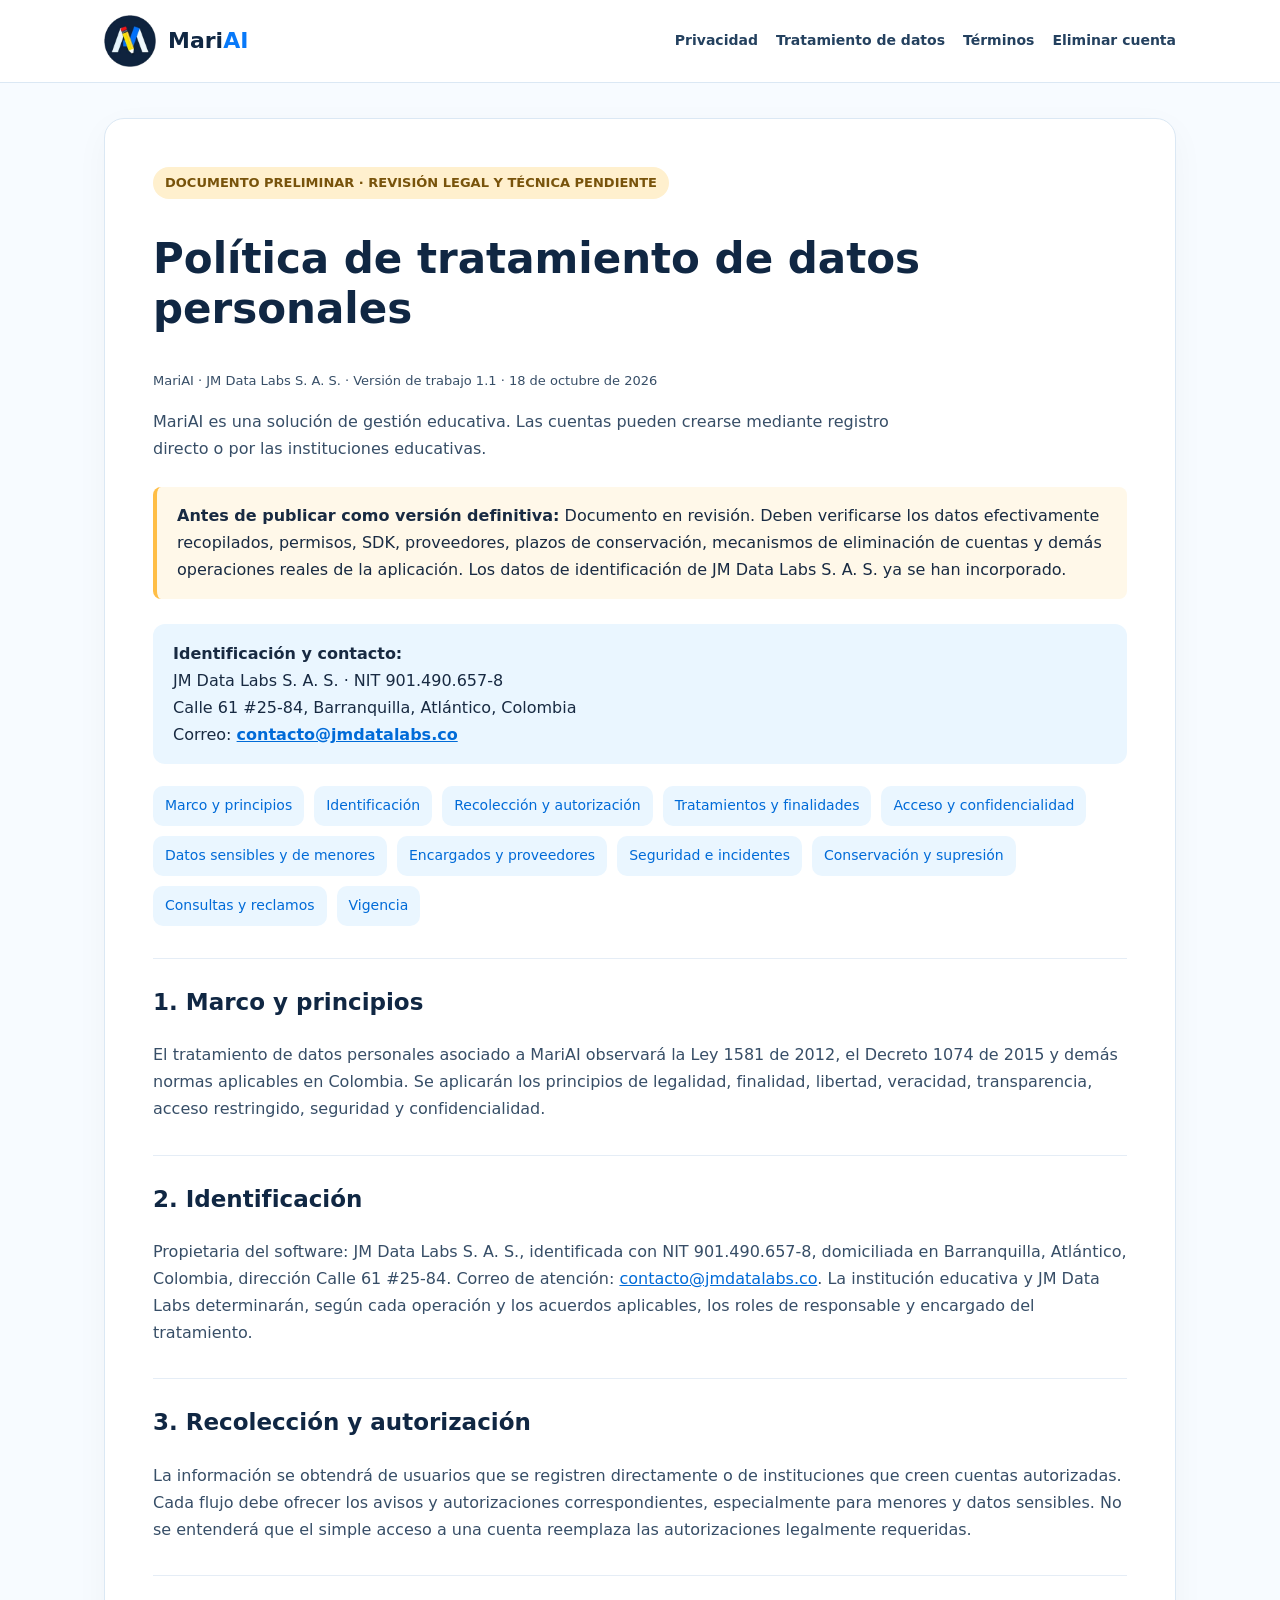
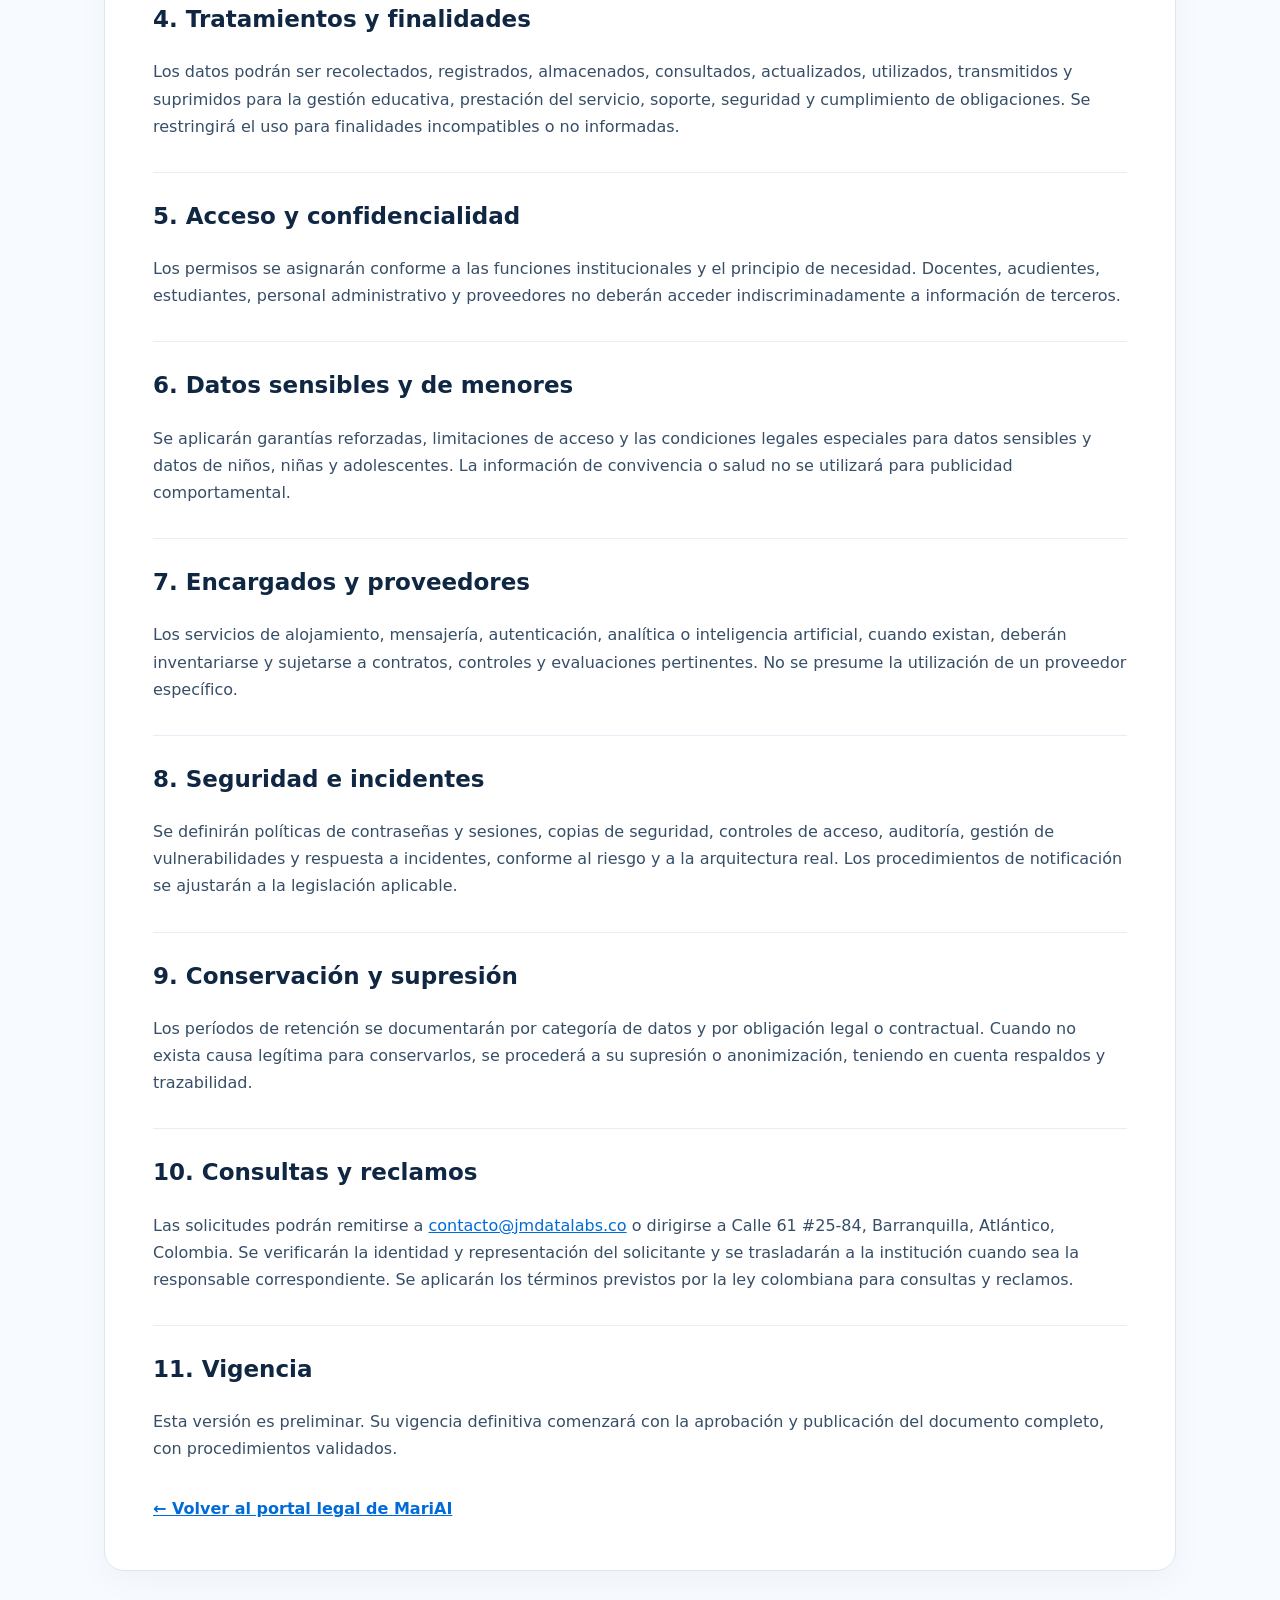
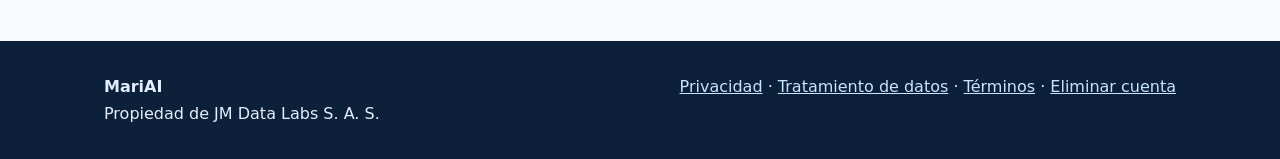
<file: tratamiento-datos/index (1).html>
<!doctype html>
<html lang="es">
<head>
<meta charset="utf-8">
<meta name="viewport" content="width=device-width, initial-scale=1">
<meta name="theme-color" content="#102743">
<meta name="description" content="Política de tratamiento de datos personales de MariAI, plataforma educativa de JM Data Labs S. A. S.">
<link rel="icon" href="/logo-mariai.png">
<link rel="stylesheet" href="/style.css">
<title>Política de tratamiento de datos personales | MariAI</title>
<style>
.legal-intro{color:#597087;max-width:790px}
.legal-list{display:flex;gap:10px;flex-wrap:wrap;margin:22px 0}
.legal-list a{font-size:14px;background:#eaf6ff;padding:8px 12px;border-radius:10px;text-decoration:none}
.paper section{scroll-margin-top:110px}
.paper h2{border-top:1px solid #e5edf6;padding-top:24px}
.paper a{overflow-wrap:anywhere}
.back{display:inline-block;margin-top:16px;font-weight:650}
.mail{background:#eaf6ff;border-radius:12px;padding:16px 20px;margin:20px 0}
.mail a{font-weight:750}
</style>
</head>
<body>
<header class="top"><div class="shell nav"><a class="brand" href="/"><img src="/logo-mariai.png" alt="Logo de MariAI"><span>Mari<span>AI</span></span></a><nav class="links" aria-label="Navegación principal"><a href="/privacidad/">Privacidad</a><a href="/tratamiento-datos/" aria-current="page">Tratamiento de datos</a><a href="/terminos/">Términos</a><a href="/eliminar-cuenta/">Eliminar cuenta</a></nav></div></header>
<main class="shell"><article class="paper">
<span class="tag">DOCUMENTO PRELIMINAR · REVISIÓN LEGAL Y TÉCNICA PENDIENTE</span>
<h1>Política de tratamiento de datos personales</h1>
<p class="small">MariAI · JM Data Labs S. A. S. · Versión de trabajo 1.1 · 18 de octubre de 2026</p>
<p class="legal-intro">MariAI es una solución de gestión educativa. Las cuentas pueden crearse mediante registro directo o por las instituciones educativas.</p>
<div class="note"><strong>Antes de publicar como versión definitiva:</strong> Documento en revisión. Deben verificarse los datos efectivamente recopilados, permisos, SDK, proveedores, plazos de conservación, mecanismos de eliminación de cuentas y demás operaciones reales de la aplicación. Los datos de identificación de JM Data Labs S. A. S. ya se han incorporado.</div>
<div class="mail"><strong>Identificación y contacto:</strong><div>JM Data Labs S. A. S. · NIT 901.490.657-8</div><div>Calle 61 #25-84, Barranquilla, Atlántico, Colombia</div><div>Correo: <a href="mailto:contacto@jmdatalabs.co">contacto@jmdatalabs.co</a></div></div>
<nav class="legal-list" aria-label="Contenido de esta política"><a href="#seccion-1">Marco y principios</a><a href="#seccion-2">Identificación</a><a href="#seccion-3">Recolección y autorización</a><a href="#seccion-4">Tratamientos y finalidades</a><a href="#seccion-5">Acceso y confidencialidad</a><a href="#seccion-6">Datos sensibles y de menores</a><a href="#seccion-7">Encargados y proveedores</a><a href="#seccion-8">Seguridad e incidentes</a><a href="#seccion-9">Conservación y supresión</a><a href="#seccion-10">Consultas y reclamos</a><a href="#seccion-11">Vigencia</a></nav>
<section id="seccion-1"><h2>1. Marco y principios</h2><p>El tratamiento de datos personales asociado a MariAI observará la Ley 1581 de 2012, el Decreto 1074 de 2015 y demás normas aplicables en Colombia. Se aplicarán los principios de legalidad, finalidad, libertad, veracidad, transparencia, acceso restringido, seguridad y confidencialidad.</p></section>
<section id="seccion-2"><h2>2. Identificación</h2><p>Propietaria del software: JM Data Labs S. A. S., identificada con NIT 901.490.657-8, domiciliada en Barranquilla, Atlántico, Colombia, dirección Calle 61 #25-84. Correo de atención: <a href="mailto:contacto@jmdatalabs.co">contacto@jmdatalabs.co</a>. La institución educativa y JM Data Labs determinarán, según cada operación y los acuerdos aplicables, los roles de responsable y encargado del tratamiento.</p></section>
<section id="seccion-3"><h2>3. Recolección y autorización</h2><p>La información se obtendrá de usuarios que se registren directamente o de instituciones que creen cuentas autorizadas. Cada flujo debe ofrecer los avisos y autorizaciones correspondientes, especialmente para menores y datos sensibles. No se entenderá que el simple acceso a una cuenta reemplaza las autorizaciones legalmente requeridas.</p></section>
<section id="seccion-4"><h2>4. Tratamientos y finalidades</h2><p>Los datos podrán ser recolectados, registrados, almacenados, consultados, actualizados, utilizados, transmitidos y suprimidos para la gestión educativa, prestación del servicio, soporte, seguridad y cumplimiento de obligaciones. Se restringirá el uso para finalidades incompatibles o no informadas.</p></section>
<section id="seccion-5"><h2>5. Acceso y confidencialidad</h2><p>Los permisos se asignarán conforme a las funciones institucionales y el principio de necesidad. Docentes, acudientes, estudiantes, personal administrativo y proveedores no deberán acceder indiscriminadamente a información de terceros.</p></section>
<section id="seccion-6"><h2>6. Datos sensibles y de menores</h2><p>Se aplicarán garantías reforzadas, limitaciones de acceso y las condiciones legales especiales para datos sensibles y datos de niños, niñas y adolescentes. La información de convivencia o salud no se utilizará para publicidad comportamental.</p></section>
<section id="seccion-7"><h2>7. Encargados y proveedores</h2><p>Los servicios de alojamiento, mensajería, autenticación, analítica o inteligencia artificial, cuando existan, deberán inventariarse y sujetarse a contratos, controles y evaluaciones pertinentes. No se presume la utilización de un proveedor específico.</p></section>
<section id="seccion-8"><h2>8. Seguridad e incidentes</h2><p>Se definirán políticas de contraseñas y sesiones, copias de seguridad, controles de acceso, auditoría, gestión de vulnerabilidades y respuesta a incidentes, conforme al riesgo y a la arquitectura real. Los procedimientos de notificación se ajustarán a la legislación aplicable.</p></section>
<section id="seccion-9"><h2>9. Conservación y supresión</h2><p>Los períodos de retención se documentarán por categoría de datos y por obligación legal o contractual. Cuando no exista causa legítima para conservarlos, se procederá a su supresión o anonimización, teniendo en cuenta respaldos y trazabilidad.</p></section>
<section id="seccion-10"><h2>10. Consultas y reclamos</h2><p>Las solicitudes podrán remitirse a <a href="mailto:contacto@jmdatalabs.co">contacto@jmdatalabs.co</a> o dirigirse a Calle 61 #25-84, Barranquilla, Atlántico, Colombia. Se verificarán la identidad y representación del solicitante y se trasladarán a la institución cuando sea la responsable correspondiente. Se aplicarán los términos previstos por la ley colombiana para consultas y reclamos.</p></section>
<section id="seccion-11"><h2>11. Vigencia</h2><p>Esta versión es preliminar. Su vigencia definitiva comenzará con la aprobación y publicación del documento completo, con procedimientos validados.</p></section>
<a class="back" href="/">← Volver al portal legal de MariAI</a>
</article></main>
<footer class="foot"><div class="shell"><div><strong>MariAI</strong><div>Propiedad de JM Data Labs S. A. S.</div></div><div><a href="/privacidad/">Privacidad</a> · <a href="/tratamiento-datos/">Tratamiento de datos</a> · <a href="/terminos/">Términos</a> · <a href="/eliminar-cuenta/">Eliminar cuenta</a></div></div></footer>
</body></html>
</file>
<file: style.css>
:root{--navy:#102743;--navy2:#0d2039;--blue:#0879f9;--sky:#eaf6ff;--gold:#ffbe46;--text:#182a42;--muted:#597087;--border:#dbe8f4}*{box-sizing:border-box}html{scroll-behavior:smooth}body{margin:0;font:16px/1.7 system-ui,-apple-system,Segoe UI,Arial,sans-serif;color:var(--text);background:#f7fbff}a{color:#006bd8}a:hover{text-decoration:underline}.shell{max-width:1120px;margin:auto;padding:0 24px}.top{background:#fff;border-bottom:1px solid var(--border);position:sticky;top:0;z-index:5}.nav{display:flex;align-items:center;justify-content:space-between;gap:20px;min-height:82px}.brand{display:flex;align-items:center;gap:12px;text-decoration:none;color:var(--navy);font-size:22px;font-weight:800}.brand img{width:52px;height:52px;object-fit:contain}.brand span span{color:var(--blue)}.links{display:flex;gap:18px;flex-wrap:wrap}.links a{font-size:14px;text-decoration:none;color:#24415f;font-weight:650}.links a:hover{color:var(--blue)}.hero{background:linear-gradient(118deg,#0e243e 0%,#133c73 54%,#0879f9 100%);color:#fff;position:relative;overflow:hidden}.hero:after{content:'';position:absolute;right:-110px;top:-100px;width:520px;height:520px;border:80px solid #ffffff12;border-radius:50%}.hero .shell{position:relative;z-index:1;padding-top:70px;padding-bottom:74px}.eyebrow{display:inline-block;padding:5px 13px;border-radius:99px;background:#ffffff24;color:#e8f5ff;font-size:13px;font-weight:700;letter-spacing:.04em}.hero h1{font-size:clamp(36px,5.4vw,60px);max-width:800px;line-height:1.12;margin:22px 0}.hero p{max-width:700px;color:#e4f2ff;font-size:18px}.accent{color:var(--gold)}.actions{display:flex;gap:12px;flex-wrap:wrap;margin-top:30px}.btn{display:inline-flex;align-items:center;justify-content:center;padding:12px 20px;border-radius:12px;text-decoration:none;font-weight:750;background:var(--blue);color:white}.btn.light{background:#fff;color:var(--navy)}.btn.outline{background:transparent;border:1px solid #9bcaff;color:#fff}.section{padding:55px 0}.section h2{font-size:31px;line-height:1.25;margin:0 0 12px;color:var(--navy)}.lead{color:var(--muted);max-width:760px}.grid{display:grid;grid-template-columns:repeat(2,minmax(0,1fr));gap:20px;margin-top:27px}.tile,.paper{background:#fff;border:1px solid var(--border);border-radius:20px;box-shadow:0 10px 35px #10274309}.tile{padding:26px;text-decoration:none;color:inherit;transition:transform .15s}.tile:hover{transform:translateY(-3px);text-decoration:none;border-color:#83c0ff}.tile .glyph{font-size:26px;background:#eaf5ff;border-radius:14px;width:54px;height:54px;display:grid;place-items:center}.tile h3{color:var(--navy);margin:16px 0 6px}.tile p{margin:0;color:var(--muted)}.tag{display:inline-block;border-radius:99px;background:#fff0ce;color:#78530b;font-size:13px;font-weight:750;padding:5px 12px}.paper{padding:clamp(24px,4vw,48px);margin:35px 0 70px}.paper h1{font-size:clamp(29px,4vw,42px);line-height:1.2;color:var(--navy)}.paper h2{font-size:23px;margin-top:32px;color:var(--navy)}.paper p,.paper li{color:#374e67}.paper ul{padding-left:22px}.note{border-left:4px solid var(--gold);background:#fff8e9;padding:15px 20px;border-radius:8px;margin:25px 0}.foot{background:var(--navy2);color:#e3efff;padding:32px 0}.foot .shell{display:flex;justify-content:space-between;gap:20px;flex-wrap:wrap}.foot a{color:#c7e5ff}.small{font-size:13px;color:var(--muted)}@media(max-width:760px){.nav{align-items:flex-start;flex-direction:column;padding:12px 0}.links{gap:9px 15px}.links a{font-size:12px}.hero .shell{padding-top:48px;padding-bottom:55px}.grid{grid-template-columns:1fr}.section{padding:40px 0}}
</file>
